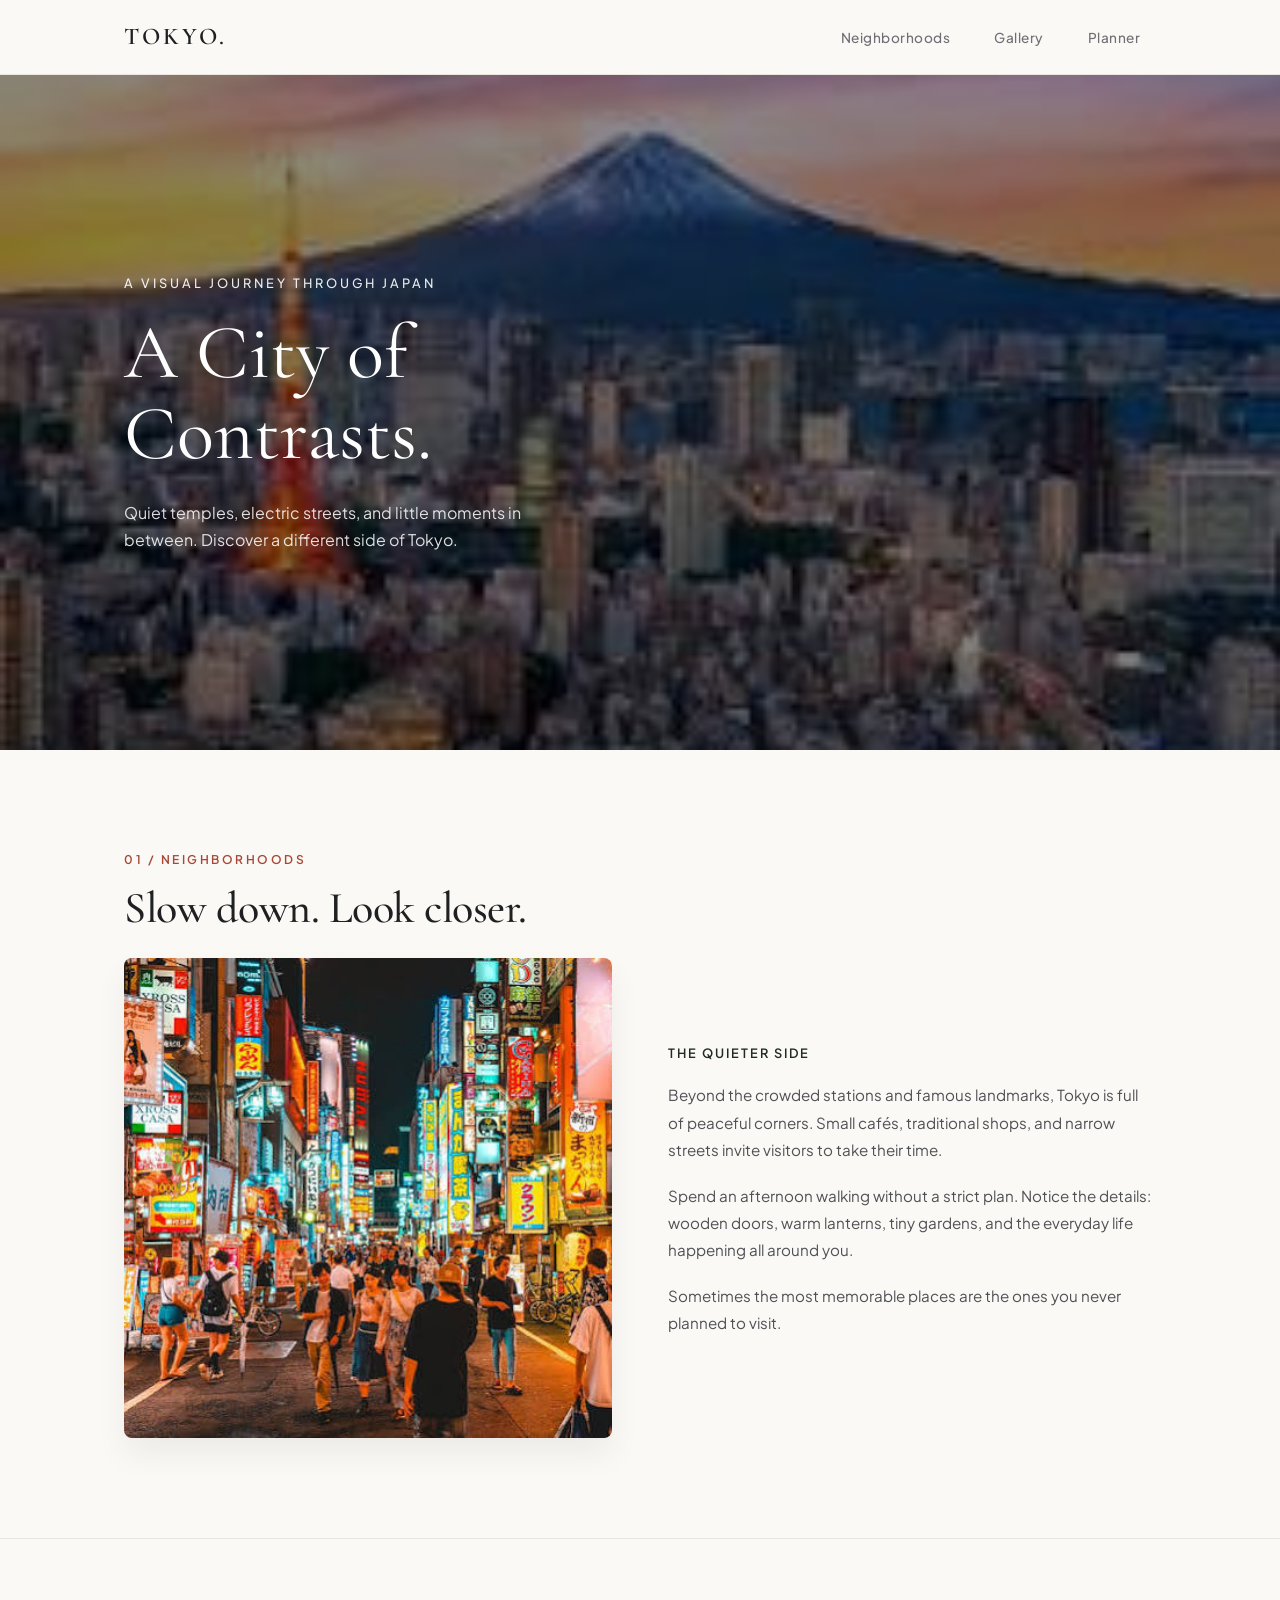
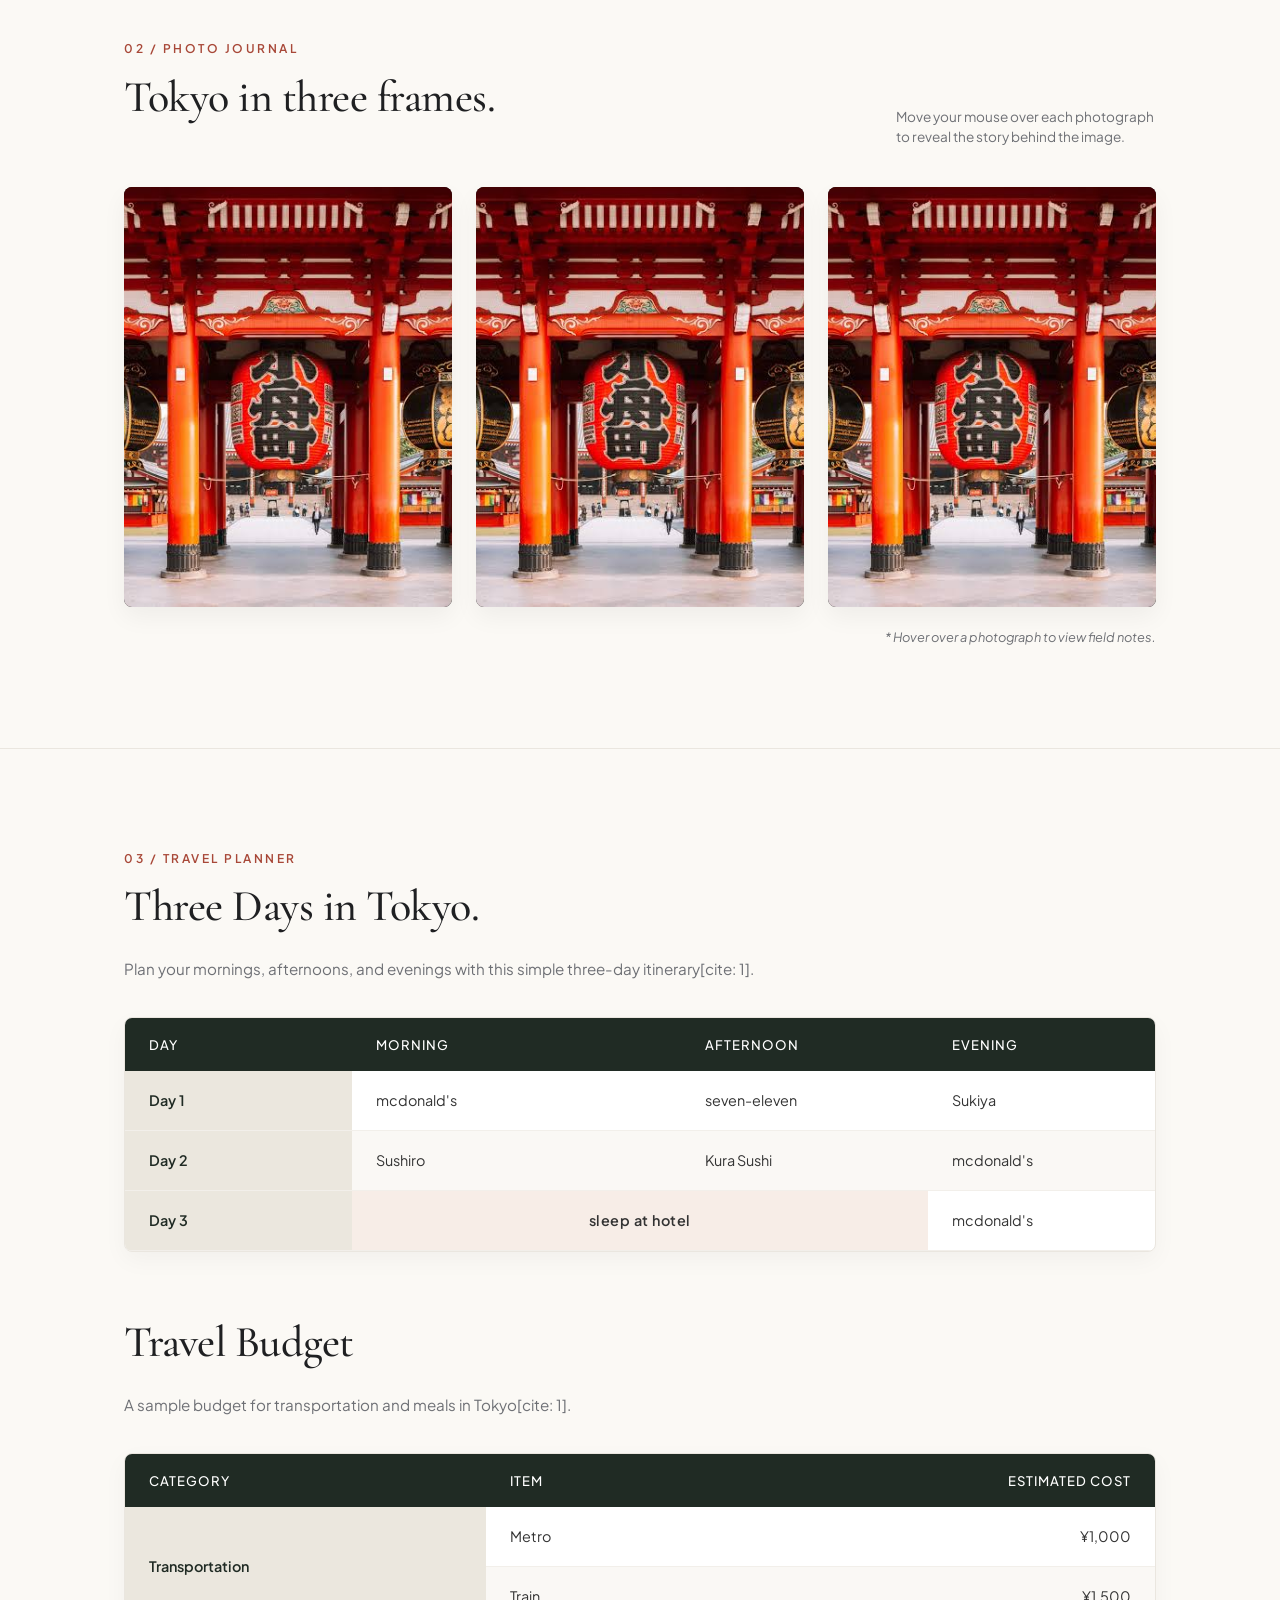
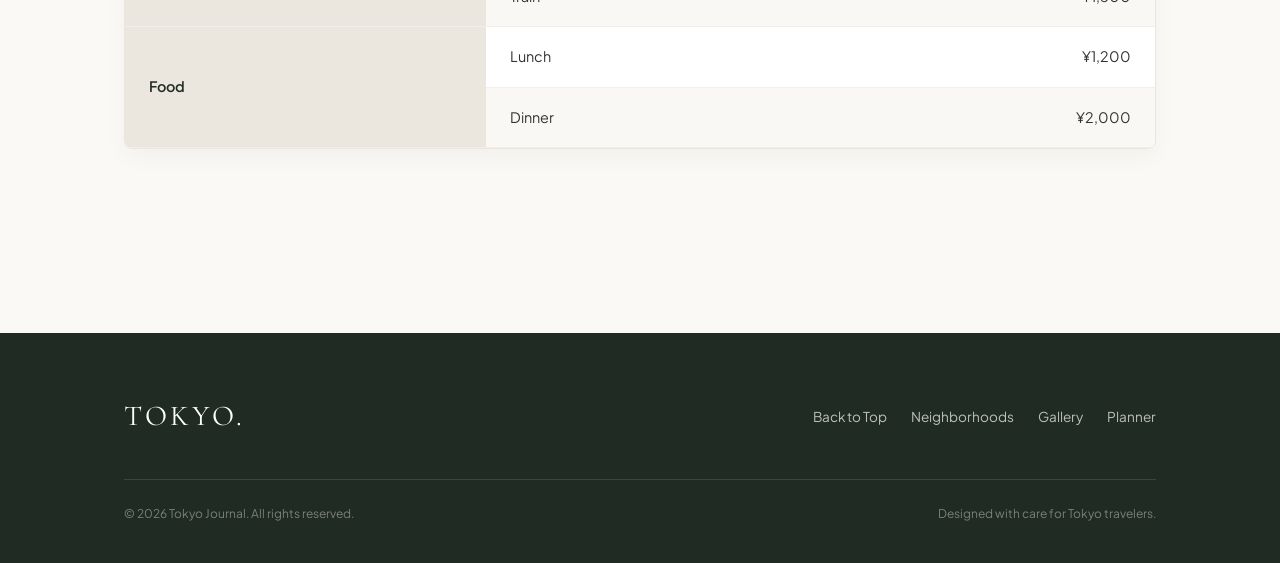
<file: index.html>
<!DOCTYPE html>
<html lang="zh-Hant">
<head>
    <meta charset="UTF-8">
    <meta name="viewport" content="width=device-width, initial-scale=1.0">
    <title>TOKYO — A Visual Journey Through Japan</title>
    
    <!-- 引入高質感雜誌風格英文字體 -->
    <link rel="preconnect" href="https://fonts.googleapis.com">
    <link rel="preconnect" href="https://fonts.gstatic.com" crossorigin>
    <link href="https://fonts.googleapis.com/css2?family=Cormorant+Garamond:ital,wght@0,500;0,600;1,400&family=Plus+Jakarta+Sans:wght@400;500;600&display=swap" rel="stylesheet">
    <link rel="stylesheet" href="style.css">
</head>
<body id="top">

    <!-- 頂部導覽列 -->
    <header class="topbar">
        <div class="page">
            <a class="brand" href="#top">TOKYO.</a>
            <ul class="nav">
                <li><a href="#neighborhoods">Neighborhoods</a></li>
                <li><a href="#gallery">Gallery</a></li>
                <li><a href="#planner">Planner</a></li>
            </ul>
        </div>
    </header>

    <!-- 主視覺 Hero -->
    <section class="hero">
        <div class="page hero-content">
            <p class="subtitle">A Visual Journey Through Japan</p>
            <h1 class="title">A City of<br>Contrasts.</h1>
            <p class="desc">
                Quiet temples, electric streets, and little moments in between. Discover a different side of Tokyo.
            </p>
        </div>
    </section>

    <!-- 區塊一：街區圖文 -->
    <section id="neighborhoods" class="section-neighborhoods">
        <div class="page">
            <p class="section-tag">01 / Neighborhoods</p>
            <h2 class="section-title">Slow down. Look closer.</h2>

            <div class="split-content">
                <div class="col-image">
                    <img src="img/tokyo1.jpg" alt="Tokyo quiet street">
                </div>
                <div class="col-text">
                    <h3 class="sub-heading">The Quieter Side</h3>
                    <p>Beyond the crowded stations and famous landmarks, Tokyo is full of peaceful corners. Small cafés, traditional shops, and narrow streets invite visitors to take their time.</p>
                    <p>Spend an afternoon walking without a strict plan. Notice the details: wooden doors, warm lanterns, tiny gardens, and the everyday life happening all around you.</p>
                    <p>Sometimes the most memorable places are the ones you never planned to visit.</p>
                </div>
            </div>
        </div>
    </section>

    <!-- 區塊二：照片畫廊 (支援 Hover 故事浮層) -->
    <section id="gallery" class="section-gallery">
        <div class="page">
            <div class="gallery-header">
                <div>
                    <p class="section-tag">02 / Photo Journal</p>
                    <h2 class="section-title">Tokyo in three frames.</h2>
                </div>
                <p class="gallery-tip">Move your mouse over each photograph to reveal the story behind the image.</p>
            </div>

            <div class="gallery-grid">
                <!-- 第一張卡片 -->
                <div class="gallery-item">
                    <img src="img/tokyo2.jpg" alt="Yanaka Alley">
                    <div class="gallery-overlay">
                        <h4>Yanaka Alley</h4>
                        <p>A glimpse into the preserved warmth of old downtown Tokyo.</p>
                    </div>
                </div>

                <!-- 第二張卡片 -->
                <div class="gallery-item">
                    <img src="img/tokyo2.jpg" alt="Rainy Shinjuku">
                    <div class="gallery-overlay">
                        <h4>Neon Reflections</h4>
                        <p>Rain-slicked alleyways mirroring bright signs in nighttime Shinjuku.</p>
                    </div>
                </div>

                <!-- 第三張卡片 -->
                <div class="gallery-item">
                    <img src="img/tokyo2.jpg" alt="Morning Coffee">
                    <div class="gallery-overlay">
                        <h4>Morning Ritual</h4>
                        <p>Quiet drip coffee poured in a compact neighborhood roastery.</p>
                    </div>
                </div>
            </div>
            
            <p class="caption-note">* Hover over a photograph to view field notes.</p>
        </div>
    </section>

    <!-- 區塊三：行程規劃與預算表格[cite: 1] -->
    <section id="planner" class="section-planner">
        <div class="page">
            <!-- 3天行程表[cite: 1] -->
            <p class="section-tag">03 / Travel Planner</p>
            <h2 class="section-title">Three Days in Tokyo.</h2>
            <p class="planner-desc">Plan your mornings, afternoons, and evenings with this simple three-day itinerary[cite: 1].</p>

            <div class="table-card">
                <table class="custom-table">
                    <thead>
                        <tr>
                            <th style="width: 22%;">Day</th>
                            <th style="width: 32%;">Morning</th>
                            <th style="width: 24%;">Afternoon</th>
                            <th style="width: 22%;">Evening</th>
                        </tr>
                    </thead>
                    <tbody>
                        <tr>
                            <td class="col-highlight">Day 1</td>
                            <td>mcdonald's</td>
                            <td>seven-eleven</td>
                            <td>Sukiya</td>
                        </tr>
                        <tr>
                            <td class="col-highlight">Day 2</td>
                            <td>Sushiro</td>
                            <td>Kura Sushi</td>
                            <td>mcdonald's</td>
                        </tr>
                        <tr>
                            <td class="col-highlight">Day 3</td>
                            <td colspan="2" class="disney-cell">sleep at hotel</td>
                            <td>mcdonald's</td>
                        </tr>
                    </tbody>
                </table>
            </div>

            <!-- 預算表[cite: 1] -->
            <h2 class="section-title">Travel Budget</h2>
            <p class="planner-desc">A sample budget for transportation and meals in Tokyo[cite: 1].</p>

            <div class="table-card">
                <table class="custom-table">
                    <thead>
                        <tr>
                            <th style="width: 35%;">Category</th>
                            <th style="width: 40%;">Item</th>
                            <th class="text-right" style="width: 25%;">Estimated Cost</th>
                        </tr>
                    </thead>
                    <tbody>
                        <tr>
                            <td rowspan="2" class="col-highlight" style="vertical-align: middle;">Transportation</td>
                            <td>Metro</td>
                            <td class="text-right">¥1,000</td>
                        </tr>
                        <tr>
                            <td>Train</td>
                            <td class="text-right">¥1,500</td>
                        </tr>
                        <tr>
                            <td rowspan="2" class="col-highlight" style="vertical-align: middle;">Food</td>
                            <td>Lunch</td>
                            <td class="text-right">¥1,200</td>
                        </tr>
                        <tr>
                            <td>Dinner</td>
                            <td class="text-right">¥2,000</td>
                        </tr>
                    </tbody>
                </table>
            </div>
        </div>
    </section>

    <!-- 頁尾 -->
    <footer class="footer">
        <div class="page">
            <div class="footer-content">
                <div class="footer-brand">TOKYO.</div>
                <ul class="footer-links">
                    <li><a href="#top">Back to Top</a></li>
                    <li><a href="#neighborhoods">Neighborhoods</a></li>
                    <li><a href="#gallery">Gallery</a></li>
                    <li><a href="#planner">Planner</a></li>
                </ul>
            </div>
            <div class="footer-bottom">
                <p>&copy; 2026 Tokyo Journal. All rights reserved.</p>
                <p>Designed with care for Tokyo travelers.</p>
            </div>
        </div>
    </footer>

</body>
</html>
</file>
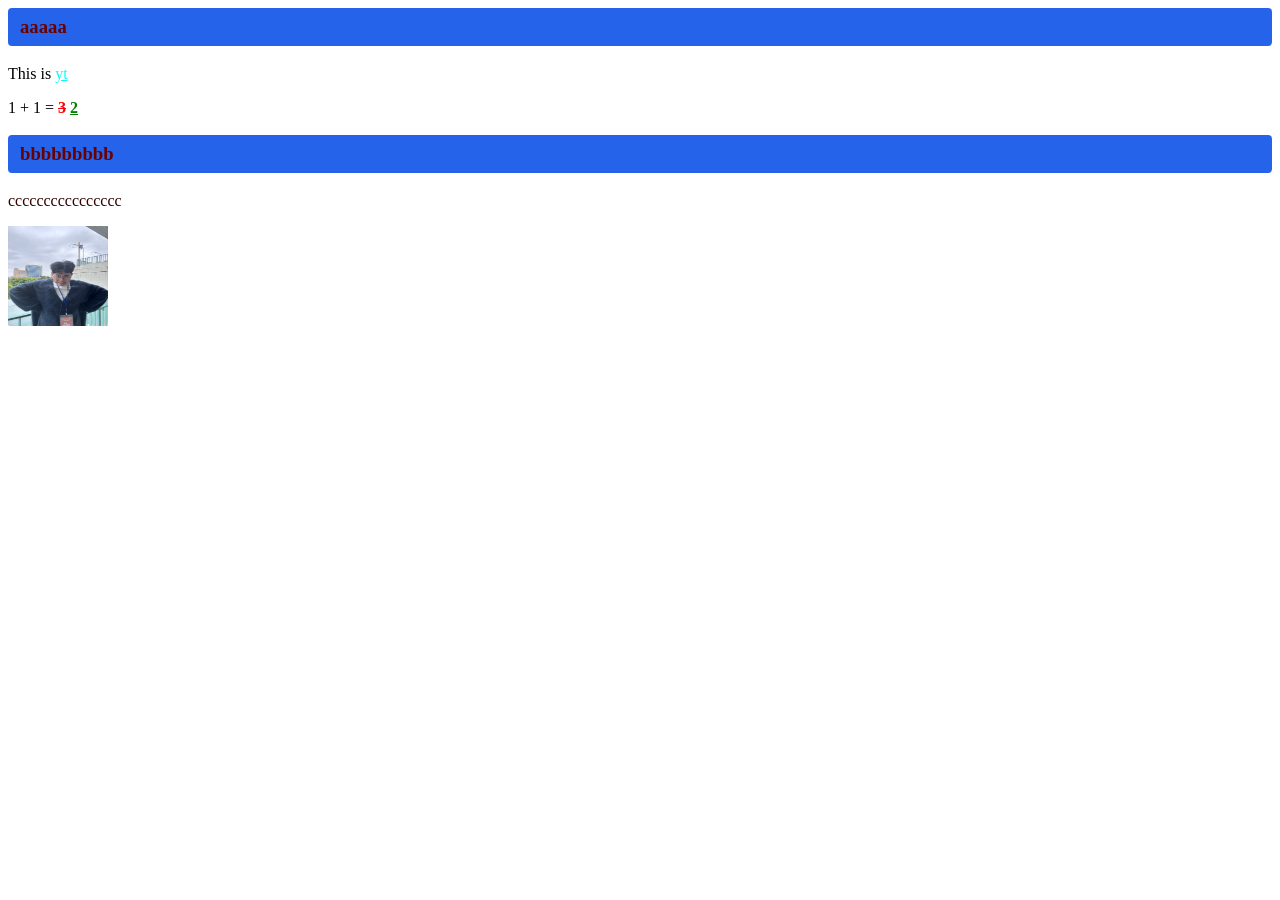
<file: 0921.html>
<html>
    <head>
        <style>
            a:link{
                color: aqua;
            }
            a:visited{
                color: chocolate;
            }
            a:hover{
                color: red;
            }
            a:active{
                color: yellow;
            }
        </style>
        <title>practice921</title>
    </head>
    <body>
        <h3 style="background-color: #2563eb; color: #690101; padding: 8px 12px; border-radius: 4px;">aaaaa</h3>
        <p>This is <a href="https://www.youtube.com/">yt</a></p>
        <p>1 + 1 = <del style="color: red;"><b>3</b></del> <ins style="color: green;"><b>2</b></del></p>
        <h3 style="background-color: #2563eb; color: #690101; padding: 8px 12px; border-radius: 4px;">bbbbbbbbb</h3>
        <p style="color: #320202;">cccccccccccccccc</p>
        <a href="https://www.youtube.com/"><img border="0" src = "ji.jpg" width="100" height="100"></a>
        
    </body>
</html>
</file>
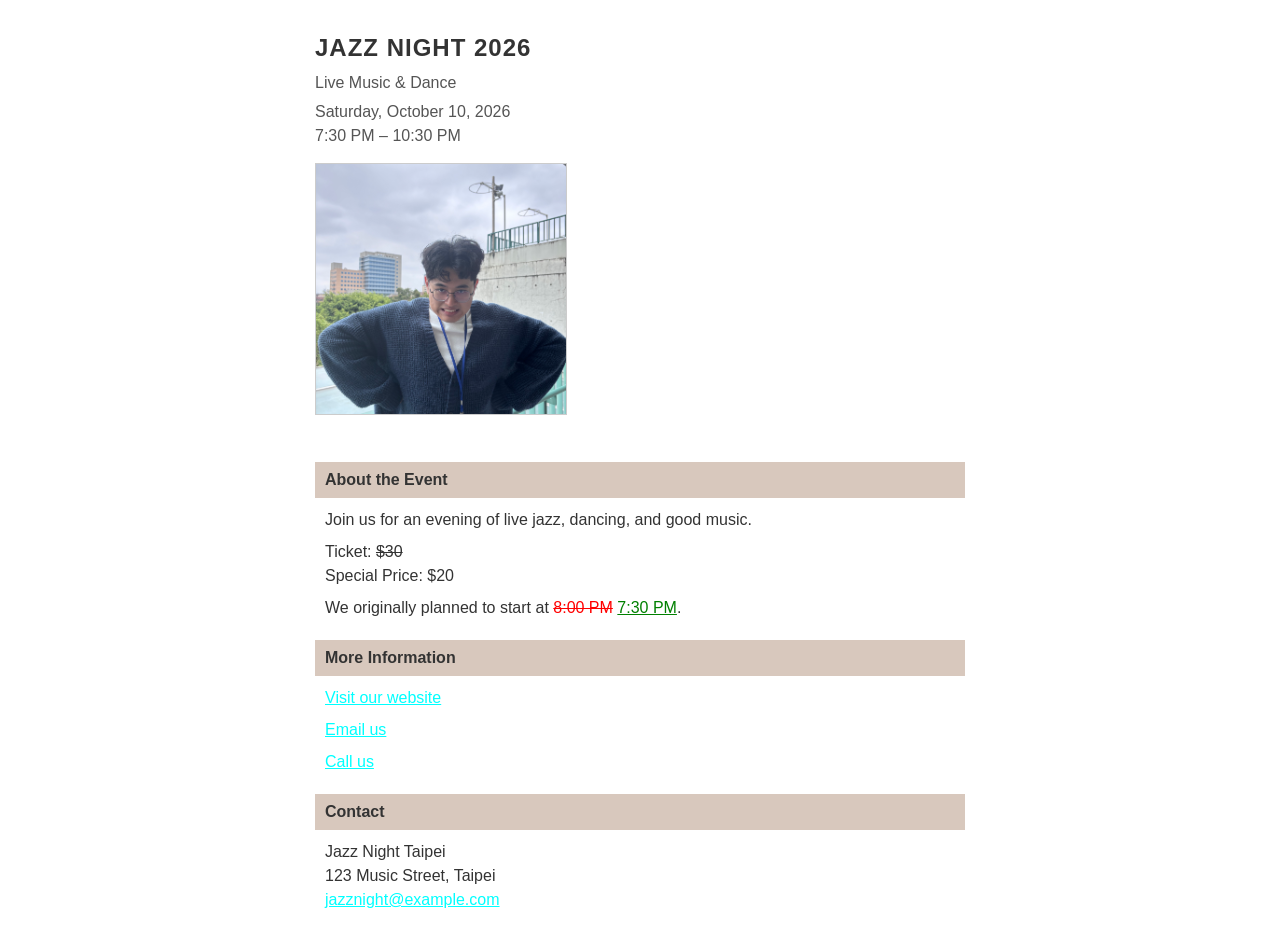
<file: 0921_2.html>
<!DOCTYPE html>
<html lang="en">
<head>
  <meta charset="UTF-8">
  <title>JAZZ NIGHT 2026</title>
  <style>
    a:link{
                color: aqua;
            }
            a:visited{
                color: chocolate;
            }
            a:hover{
                color: red;
            }
            a:active{
                color: yellow;
            }
    body {
      font-family: Arial, sans-serif;
      margin: 30px auto;
      max-width: 650px;
      line-height: 1.5;
      color: #333;
    }
    h1 {
      margin-bottom: 5px;
      font-size: 24px;
      letter-spacing: 1px;
    }
    .subtitle {
      color: #555;
      margin-top: 0;
      margin-bottom: 5px;
    }
    .date-time {
      color: #555;
      margin-top: 0;
      margin-bottom: 15px;
    }
    /* 點擊圖片的樣式 */
    .poster-link {
      display: inline-block;
      margin-bottom: 20px;
    }
    .poster-img {
      width: 250px;
      height: 250px;
      object-fit: cover;
      display: block;
      border: 1px solid #ccc; /* 方便看清楚留空區域 */
    }
    /* 區塊標題（淡咖啡/奶茶色背景條） */
    .section-header {
      background-color: #d8c8bd;
      padding: 6px 10px;
      font-weight: bold;
      font-size: 16px;
      margin-top: 20px;
      margin-bottom: 10px;
    }
    .content {
      padding: 0 10px;
    }
    .content p {
      margin: 8px 0;
    }
    .content ul {
      margin: 8px 0;
      padding-left: 20px;
    }
    a {
      color: #1a0dab;
    }
  </style>
</head>
<body>

  <!-- 標題與活動時間 -->
  <h1>JAZZ NIGHT 2026</h1>
  <p class="subtitle">Live Music & Dance</p>
  <p class="date-time">
    Saturday, October 10, 2026<br>
    7:30 PM – 10:30 PM
  </p>

  <!-- 可點擊的圖片區域 -->
  <a href="https://www.youtube.com/" target="_blank" class="poster-link">
    <!-- 請將 src 替換為您的圖片路徑 -->
    <img src="ji.jpg" alt="Jazz Night Poster" class="poster-img">
  </a>

  <!-- About the Event 區塊 -->
  <div class="section-header">About the Event</div>
  <div class="content">
    <p>Join us for an evening of live jazz, dancing, and good music.</p>
    <p>
      Ticket: <s>$30</s><br>
      Special Price: $20
    </p>
    <p>We originally planned to start at <s style="color: red;">8:00 PM</s> <u style="color: green">7:30 PM</u>.</p>
  </div>

  <!-- More Information 區塊 -->
  <div class="section-header">More Information</div>
  <div class="content">
    <p><a href="#">Visit our website</a></p>
    <p><a href="mailto:jazznight@example.com">Email us</a></p>
    <p><a href="tel:">Call us</a></p>
  </div>

  <!-- Contact 區塊 -->
  <div class="section-header">Contact</div>
  <div class="content">
    <p>
      Jazz Night Taipei<br>
      123 Music Street, Taipei<br>
      <a href="mailto:jazznight@example.com">jazznight@example.com</a>
    </p>
  </div>

</body>
</html>
</file>
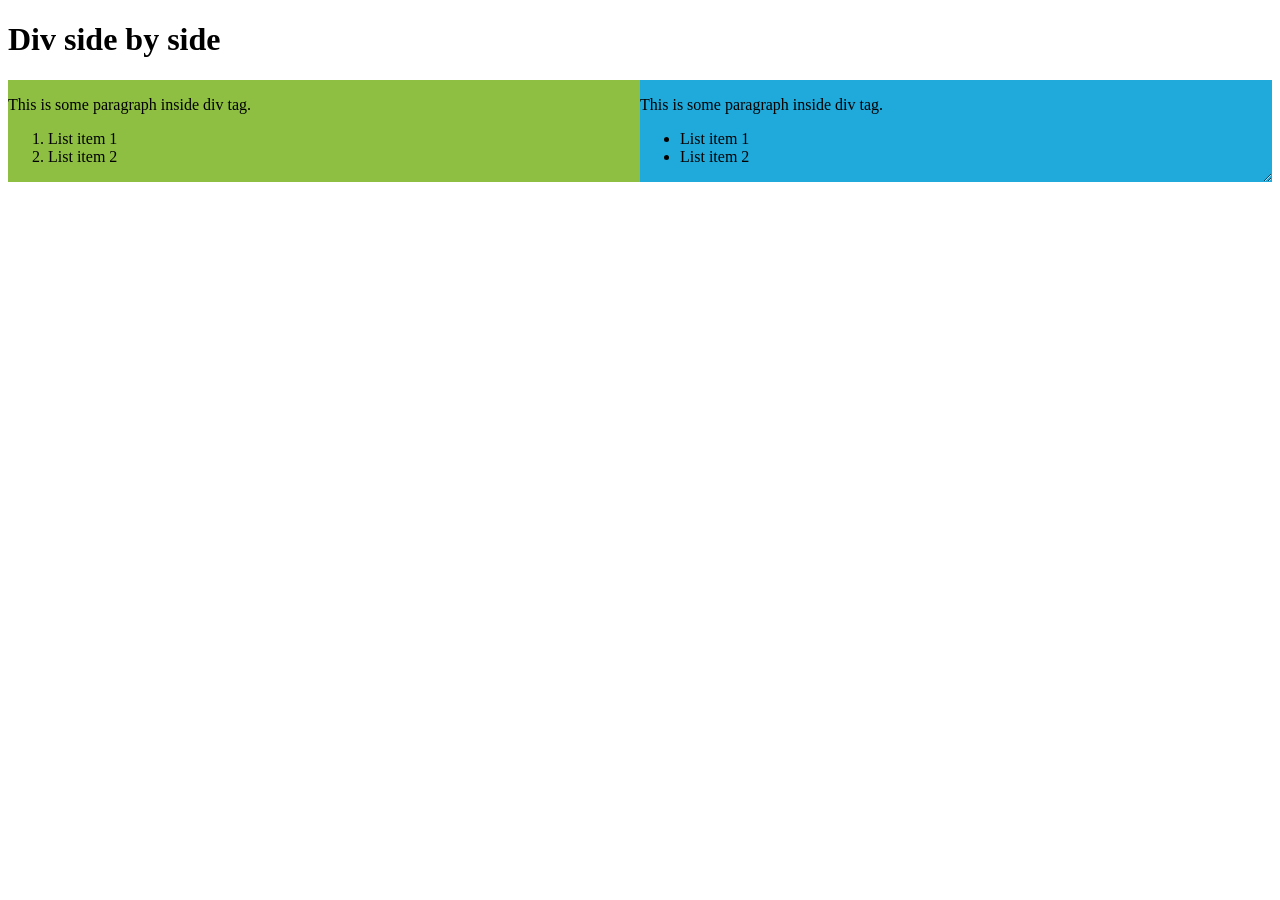
<file: 0923.html>
<!DOCTYPE html>
<html>
<head>
    <style>
    div.content {
        background-color: lightblue;
        border: 3px;
        resize: both;
        overflow: auto;
    }

    div.blue {
        float: right;
        background-color: #1faadb;
        width: 50%;
    }

    div.green {
        float: left;
        background-color: #8ebf42;
        width: 50%;
    }
    </style>
</head>
<body>

    <h1>Div side by side</h1>

    <div class="content">
        <div class="blue">
            <p>This is some paragraph inside div tag.</p>
            <ul>
                <li>List item 1</li>
                <li>List item 2</li>
            </ul>
        </div>
        <div class="green">
            <p>This is some paragraph inside div tag.</p>
            <ol>
                <li>List item 1</li>
                <li>List item 2</li>
            </ol>
        </div>
    </div>

</body>
</html>
</file>
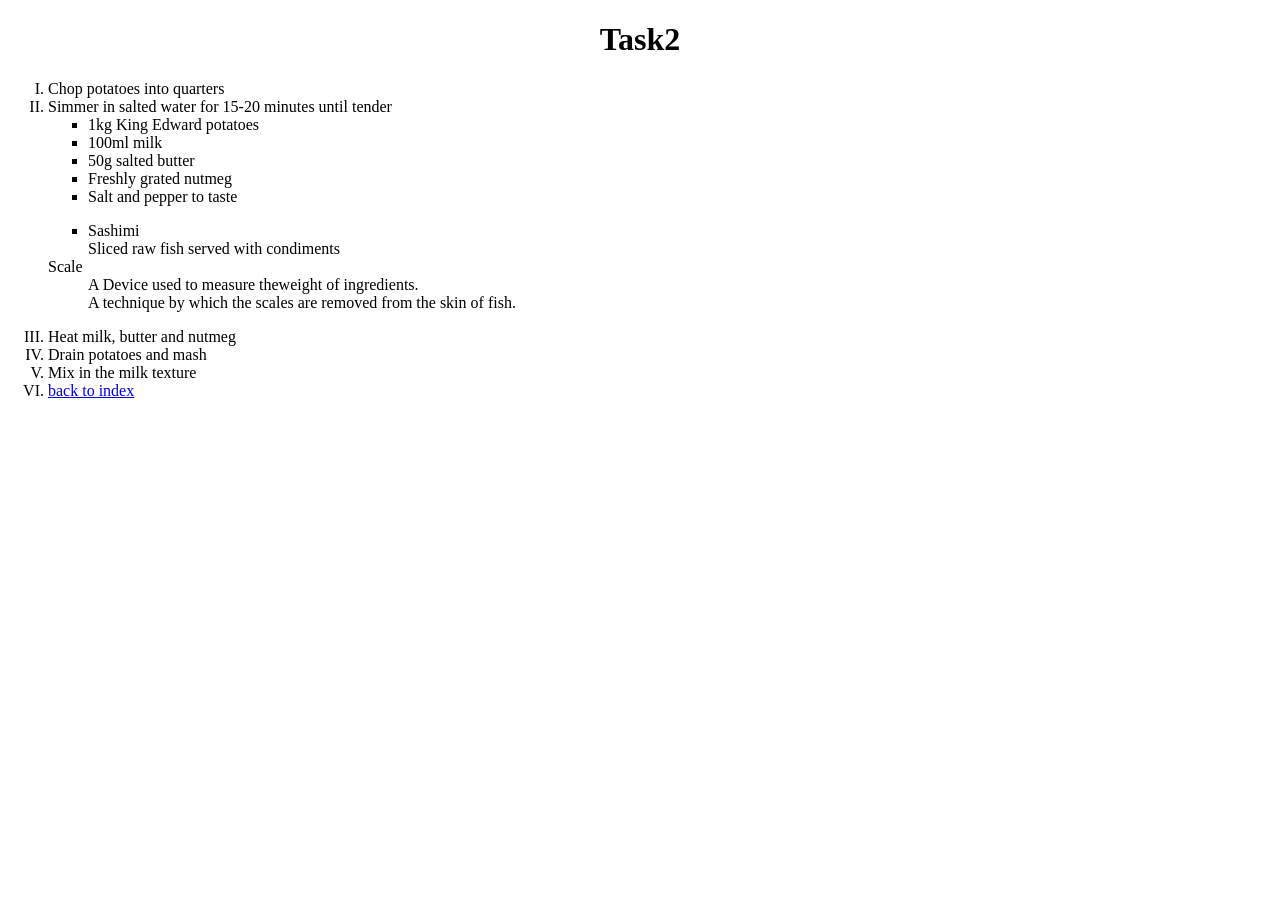
<file: 0930.html>
<!DOCTYPE html>
<html>
<head>
  <title>Task 2</title>
</head>
<body>

  <center><h1>Task2</h1></center>

  <ol type="I">
    <li>Chop potatoes into quarters</li>
    <li>Simmer in salted water for 15-20 minutes until tender
      <!-- 方形符號清單 (type="square") -->
      <ul type="square">
        <li>1kg King Edward potatoes</li>
        <li>100ml milk</li>
        <li>50g salted butter</li>
        <li>Freshly grated nutmeg</li>
        <li>Salt and pepper to taste</li>
      </ul>

      <!-- 定義清單（dl/dt/dd 預設就會自動縮排） -->
      <dl>
        <ul type="square" style="margin-bottom: 0;">
          <li>Sashimi</li>
        </ul>
        <dd>Sliced raw fish served with condiments</dd>
        
        <dt>Scale</dt>
        <dd>A Device used to measure theweight of ingredients.</dd>
        <dd>A technique by which the scales are removed from the skin of fish.</dd>
      </dl>

    </li>
    <li>Heat milk, butter and nutmeg</li>
    <li>Drain potatoes and mash</li>
    <li>Mix in the milk texture</li>
    <li><a href="0930_2.html"> back to index</a></li>
  </ol>

</body>
</html>
</file>
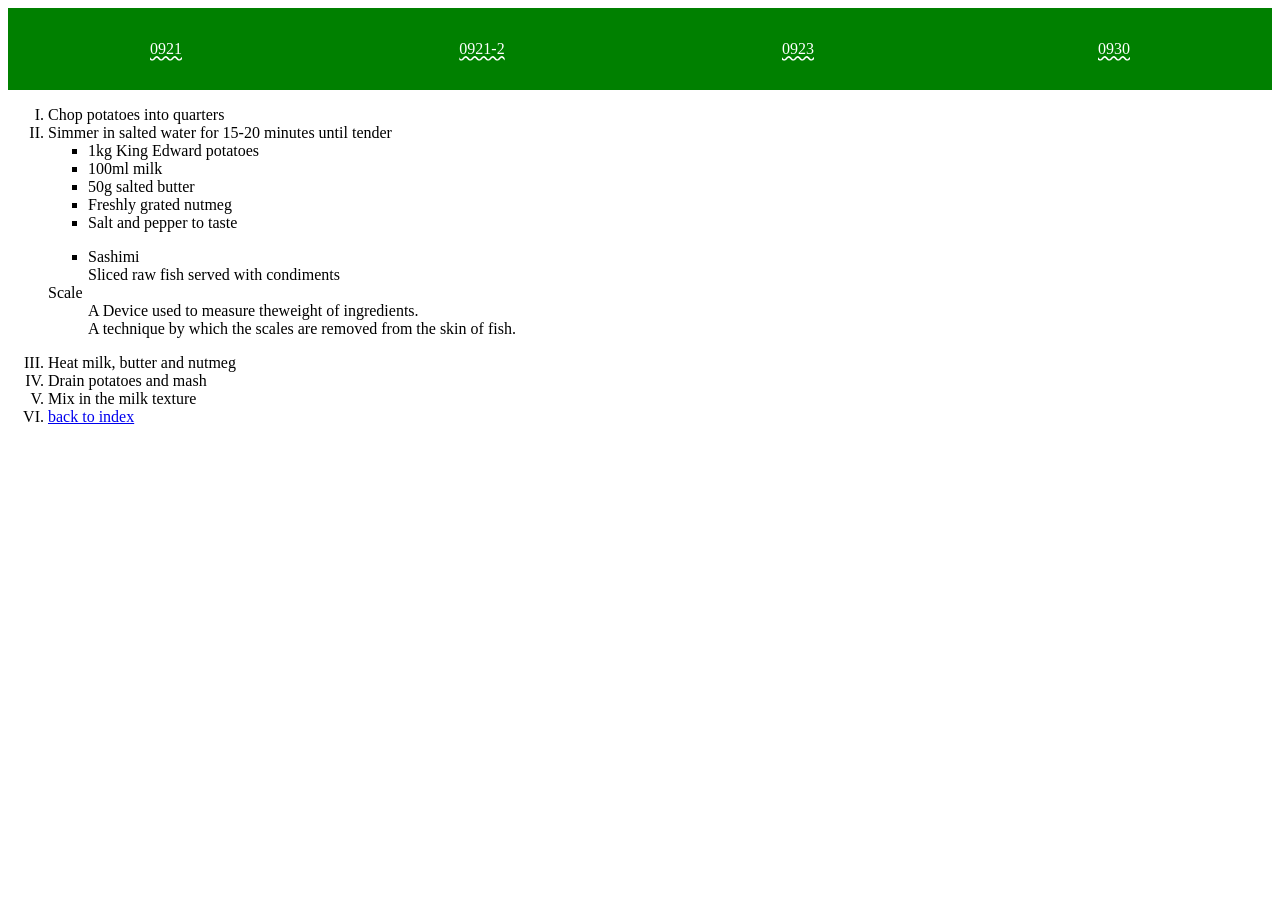
<file: 0930_2.html>
<!DOCTYPE html>
<head>
	<title>Document</title>
    <style>
        ul.hor {
            list-style-type: none;
            margin: 0;
            padding: 0;
            display: flex;
            background-color: green;
        }
        ul.hor li{
            flex: 1;
        }
        ul.hor li a{
            display: block;
            color: white;
            text-align: center;
            padding: 32px;
            text-decoration:wavy underline;
        }
        ul.hor li a:hover{
            background-color: aquamarine;
        }
        ul.hor li a:active{
            background-color: red;
        }
    </style>
</head>
<body>
    <ul class="hor">
        <li><a href="0921.html"> 0921 </a></li>
        <li><a href="0921_2.html"> 0921-2 </a></li>
        <li><a href="news/0923.html"> 0923 </a></li>
        <li><a href="0930.html"> 0930 </a></li>
    </ul>
    <ol type="I">
    <li>Chop potatoes into quarters</li>
    <li>Simmer in salted water for 15-20 minutes until tender
      <!-- 方形符號清單 (type="square") -->
      <ul type="square">
        <li>1kg King Edward potatoes</li>
        <li>100ml milk</li>
        <li>50g salted butter</li>
        <li>Freshly grated nutmeg</li>
        <li>Salt and pepper to taste</li>
      </ul>

      <!-- 定義清單（dl/dt/dd 預設就會自動縮排） -->
      <dl>
        <ul type="square" style="margin-bottom: 0;">
          <li>Sashimi</li>
        </ul>
        <dd>Sliced raw fish served with condiments</dd>
        
        <dt>Scale</dt>
        <dd>A Device used to measure theweight of ingredients.</dd>
        <dd>A technique by which the scales are removed from the skin of fish.</dd>
      </dl>

    </li>
    <li>Heat milk, butter and nutmeg</li>
    <li>Drain potatoes and mash</li>
    <li>Mix in the milk texture</li>
    <li><a href="0930_2.html"> back to index</a></li>
  </ol>
</body>
</html>
</file>
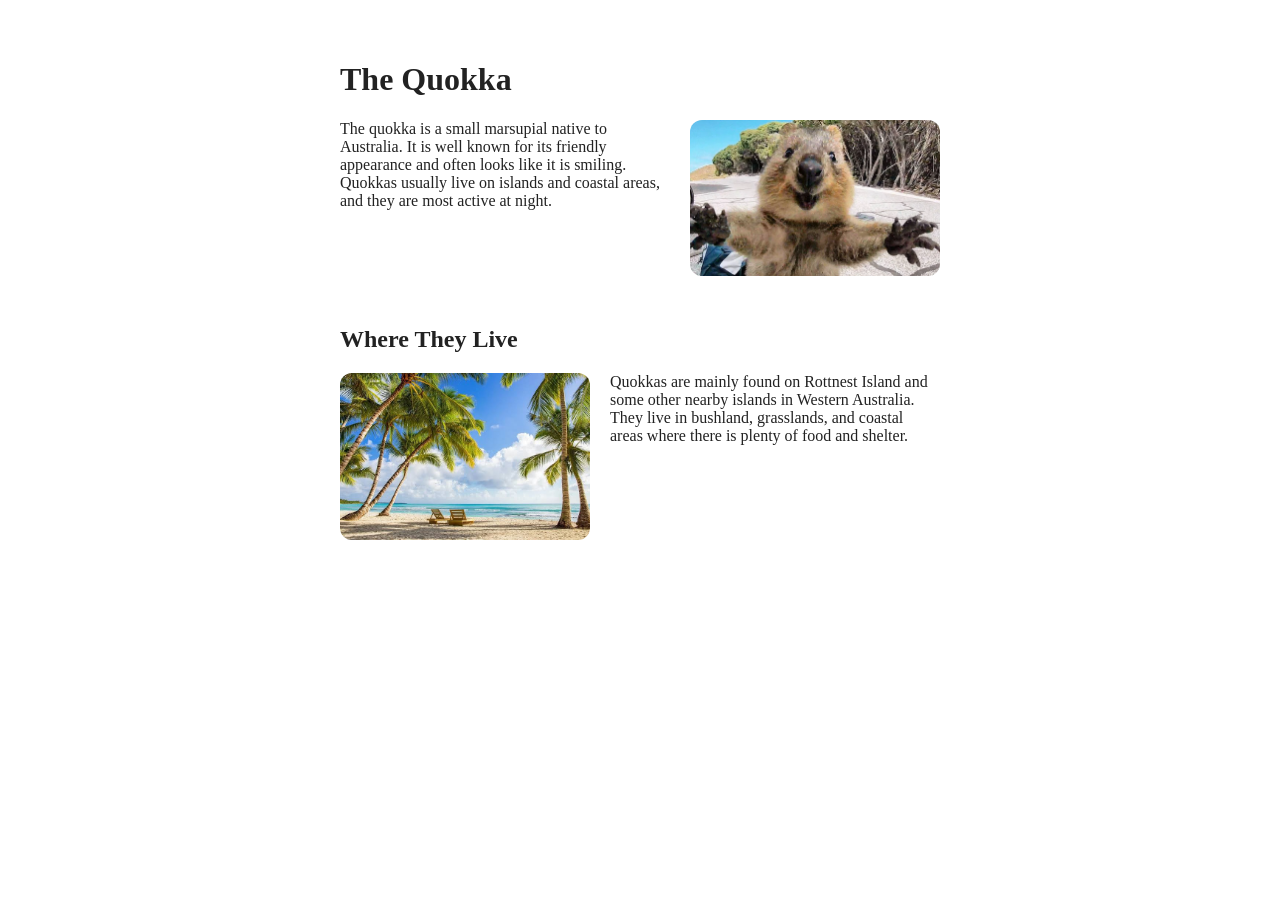
<file: 1012.html>
<!DOCTYPE html>
<html lang="en">
<head>
    <title>The Quokka</title>
    <style>
        body {
            max-width: 600px;
            margin: 40px auto;
            padding: 0 20px;
            color: #222;
        }

        /* 每個區塊清除浮動，避免第一張圖影響到下面的區塊 */
        .section {
            overflow: auto; /* 或是使用 clear: both; */
            margin-bottom: 20px;
        }

        /* 圖片共用樣式：寬度 250px 與圓角 */
        img {
            width: 250px;
            border-radius: 12px; /* Requirement 6: 圓角效果 */
        }

        /* 第一張圖：靠右浮動，並在左邊與下方加上間距 */
        .img-right {
            float: right; /* Requirement 3 & Hint: 靠右對齊 */
            margin-left: 20px; /* Requirement 5: 與左側文字保持距離 */
            margin-bottom: 10px;
        }

        /* 第二張圖：靠左浮動，並在右邊與下方加上間距 */
        .img-left {
            float: left; /* Requirement 4 & Hint: 靠左對齊 */
            margin-right: 20px; /* Requirement 5: 與右側文字保持距離 */
            margin-bottom: 10px;
        }

        p {
            margin-top: 0;
        }
    </style>
</head>
<body>

    <!-- 第一區塊 -->
    <div class="section">
        <!-- Requirement 1: h1 標題 -->
        <h1>The Quokka</h1>
        
        <!-- Requirement 3: 短尾矮袋鼠圖片靠右 (請將 quokka.jpg 替換為你的圖片路徑) -->
        <img src="img/quokka.jpg" alt="The Quokka" class="img-right">
        
        <!-- Requirement 2: 第一段文字 -->
        <p>
            The quokka is a small marsupial native to Australia. It is well known for its friendly appearance and often looks like it is smiling. Quokkas usually live on islands and coastal areas, and they are most active at night.
        </p>
    </div>

    <!-- 第二區塊 -->
    <div class="section">
        <!-- Requirement 1: h2 標題 -->
        <h2>Where They Live</h2>
        
        <!-- Requirement 4: 海灘圖片靠左 (請將 beach.jpg 替換為你的圖片路徑) -->
        <img src="img/beach.jpg" alt="Rottnest Island Beach" class="img-left">
        
        <!-- Requirement 2: 第二段文字 -->
        <p>
            Quokkas are mainly found on Rottnest Island and some other nearby islands in Western Australia. They live in bushland, grasslands, and coastal areas where there is plenty of food and shelter.
        </p>
    </div>

</body>
</html>
</file>
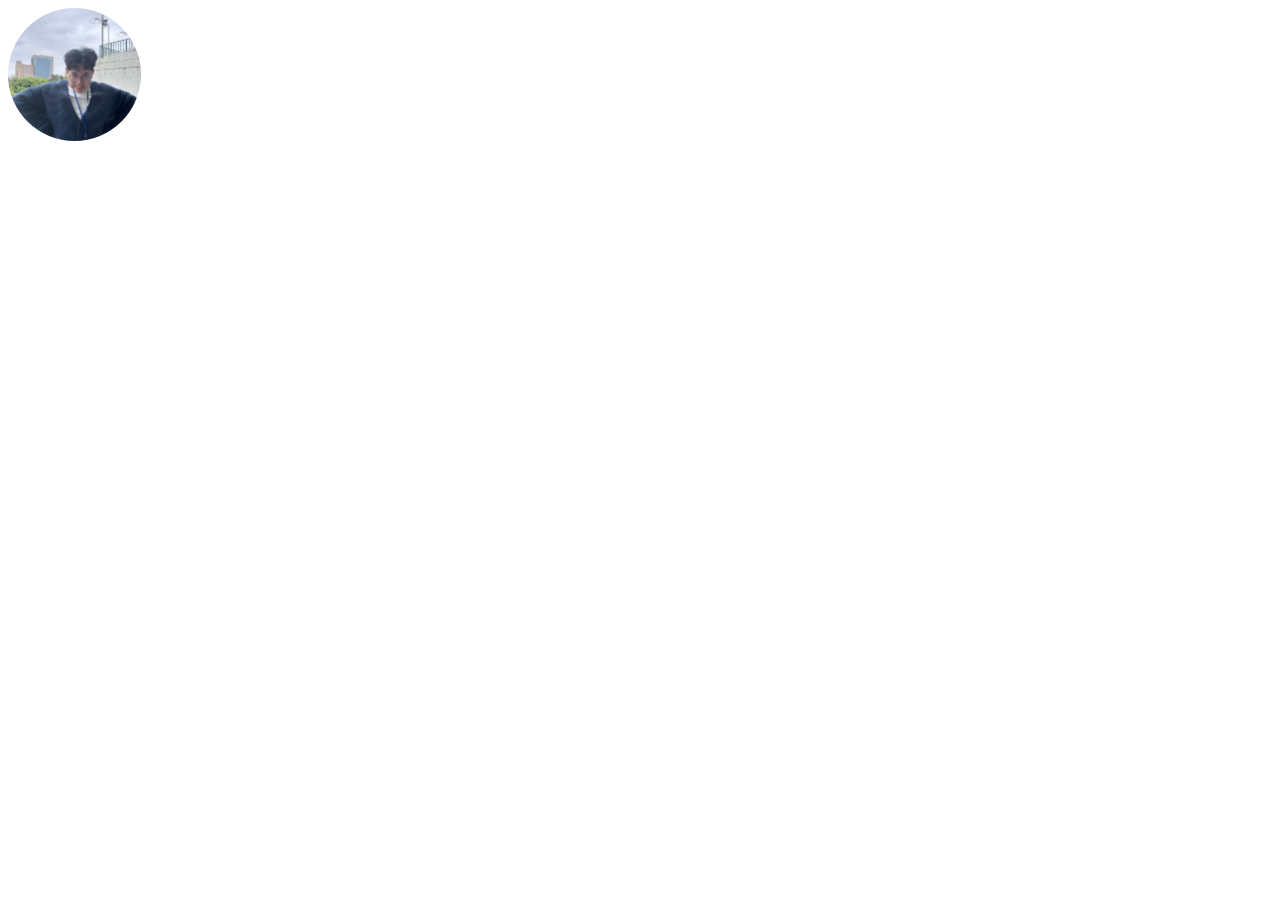
<file: 1014.html>
<html>
<head>
    <style>
        .avatar-container {
            position: relative;
            width: 100pt;
            height: 100pt;
            border-radius: 50%;
            overflow: hidden; /* 確保圖片與遮罩都不會超出圓形範圍 */
            cursor: pointer;
        }

        /* 2. 圖片設定：填滿容器 */
        .rounded_bolder {
            width: 100%;
            height: 100%;
            object-fit: cover; /* 防止圖片變形 */
            display: block;
        }

        .overlay {
            position: absolute;
            top: 0;
            left: 0;
            width: 100%;
            height: 100%;
            background-color: #3498db; /* 單一色塊顏色（可自行更改色碼） */
            color: #ffffff;            /* 文字顏色 */
            display: flex;
            justify-content: center;   /* 文字水平置中 */
            align-items: center;       /* 文字垂直置中 */
            opacity: 0;                /* 預設完全透明 */
            transition: opacity 0.3s ease; /* 加入 0.3 秒漸變動畫，效果更滑順 */
            font-family: sans-serif;
            font-size: 14pt;
        }
        .avatar-container:hover .overlay {
            opacity: 1; /* 變成完全不透明，蓋住原圖 */
        }
    </style>

    <title>rounded bolder</title>
</head>
<body>
    <div class="avatar-container">
        <img src="img/ji.jpg" alt="Avatar" class="rounded_bolder">
        <div class="overlay">hello world</div>
    </div>
</body>
</html>
</file>
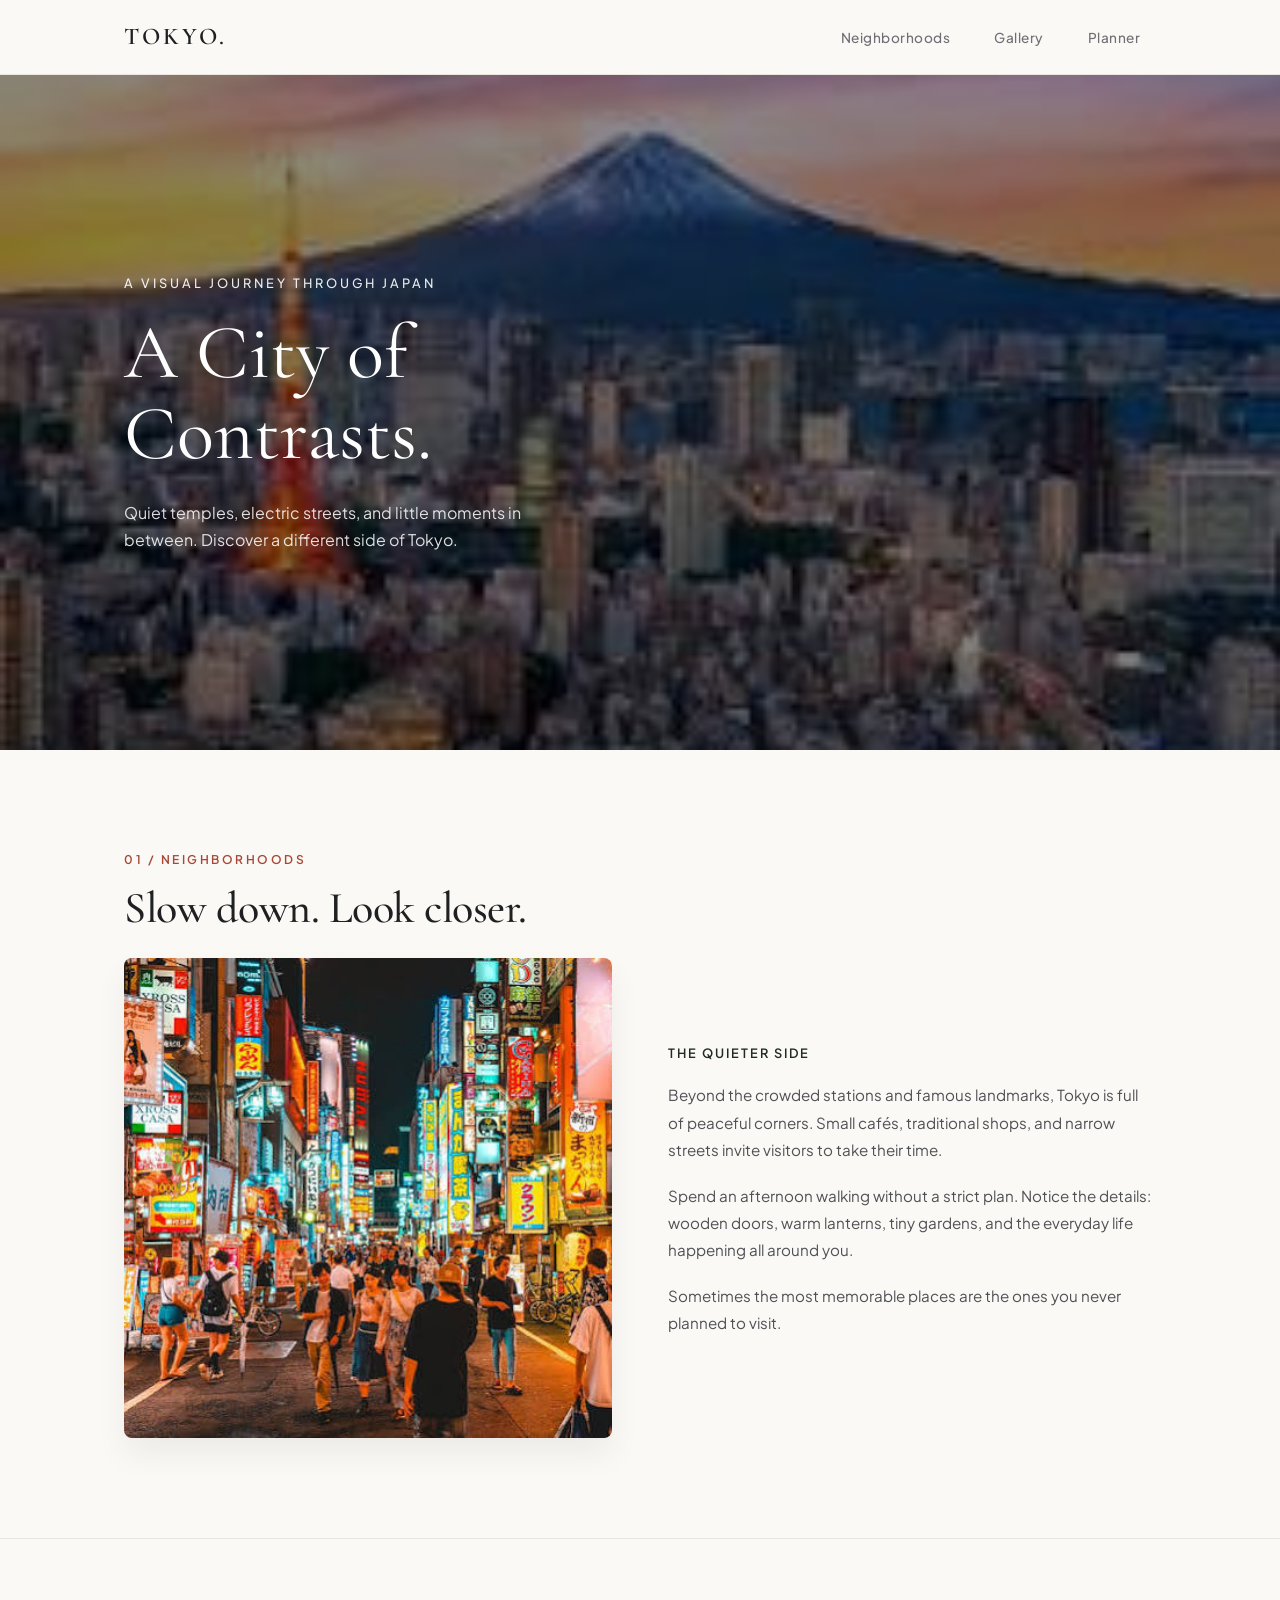
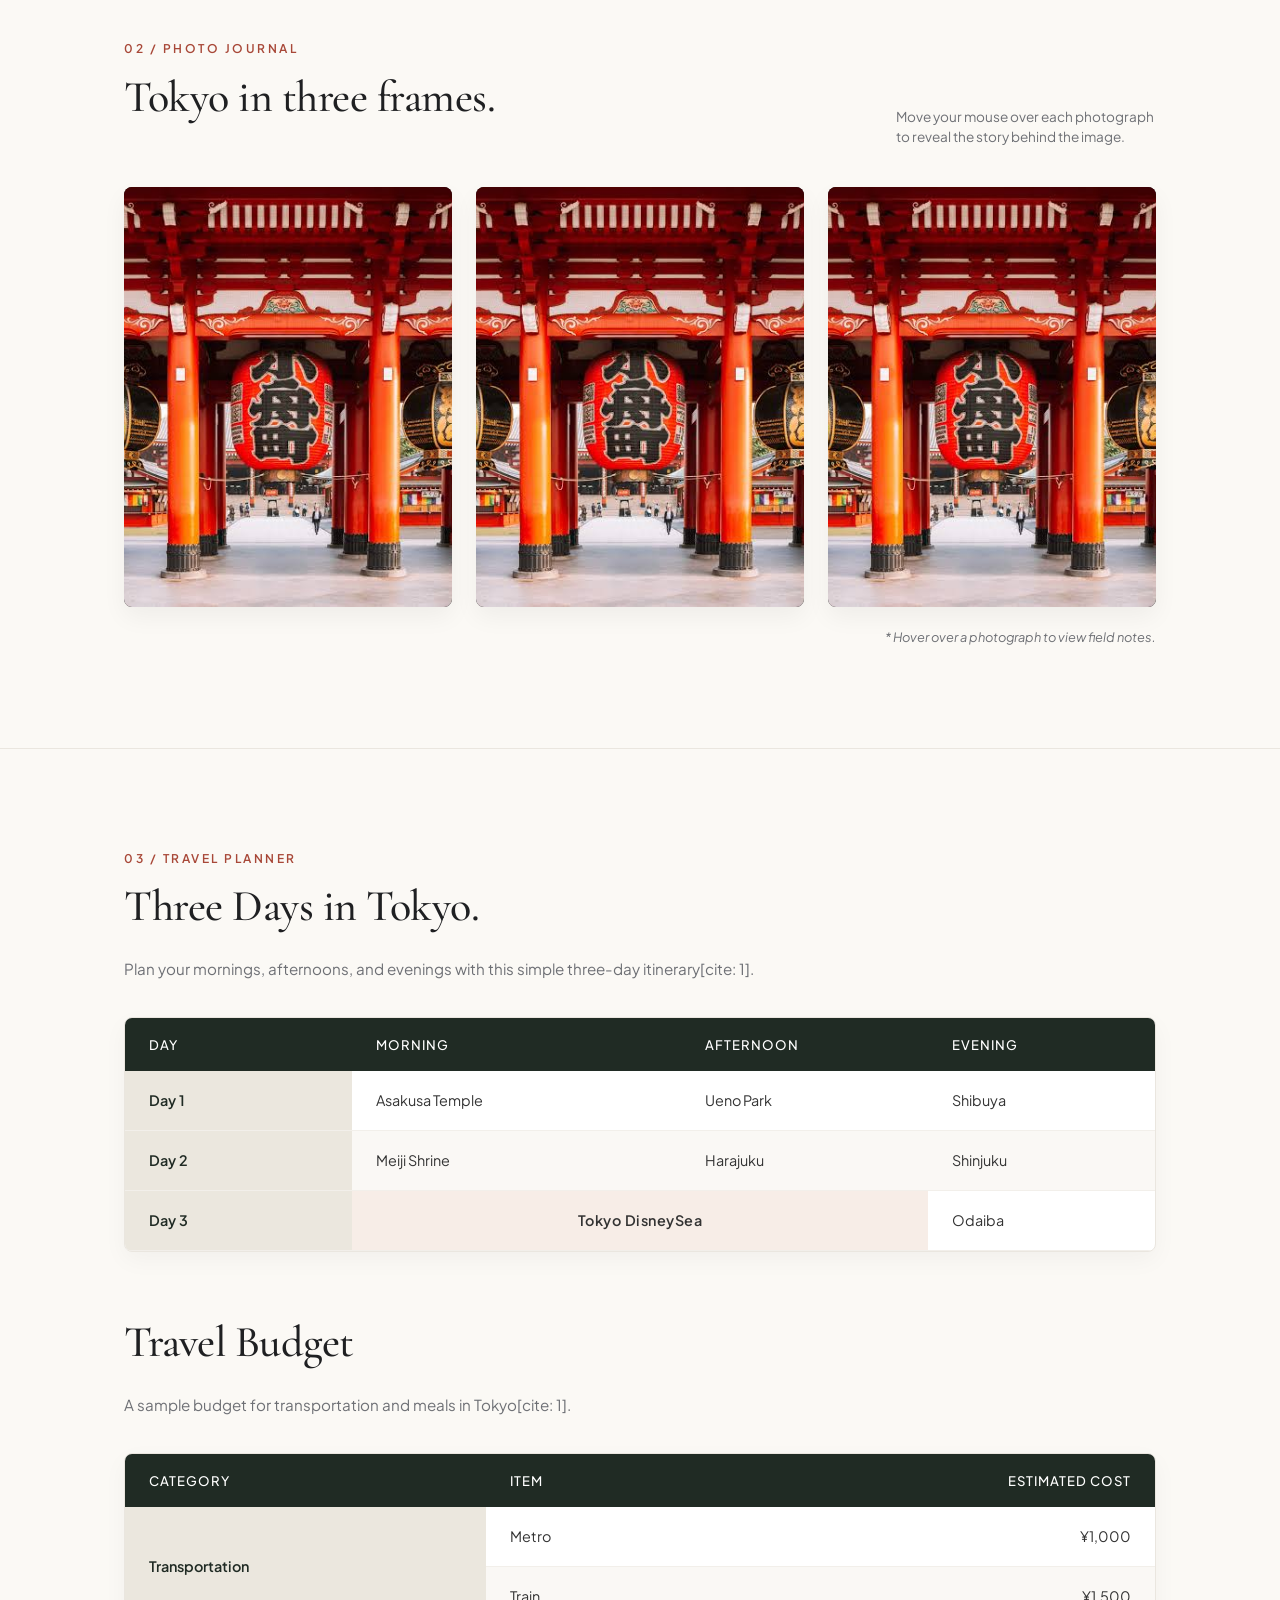
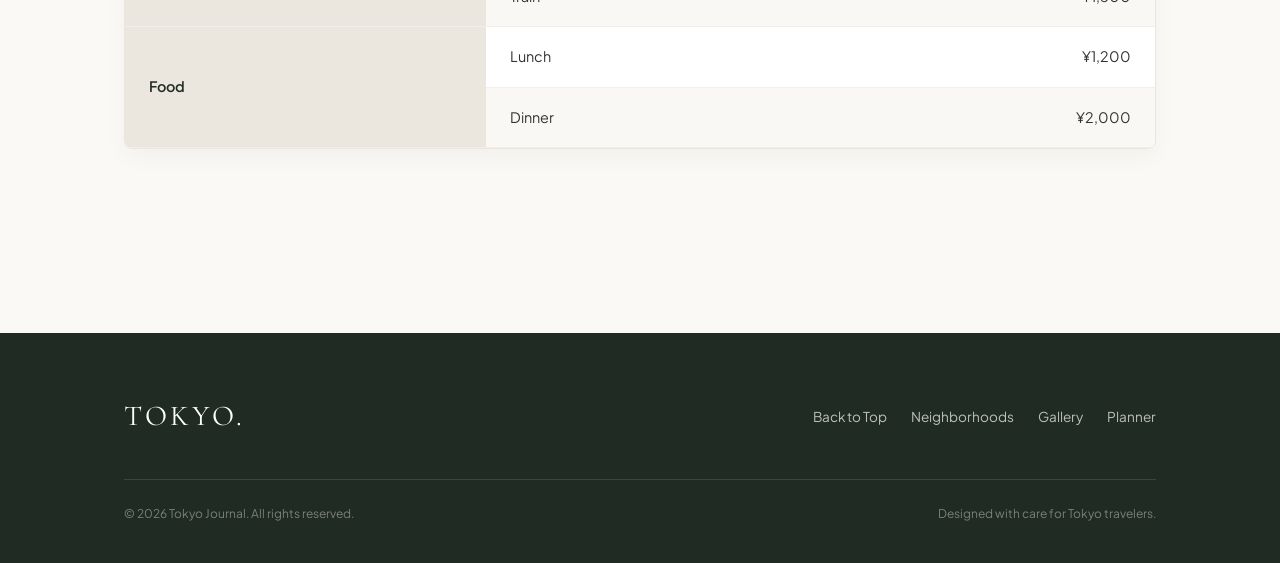
<file: 1014_2.html>
<!DOCTYPE html>
<html lang="zh-Hant">
<head>
    <meta charset="UTF-8">
    <meta name="viewport" content="width=device-width, initial-scale=1.0">
    <title>TOKYO — A Visual Journey Through Japan</title>
    
    <!-- 引入高質感雜誌風格英文字體 -->
    <link rel="preconnect" href="https://fonts.googleapis.com">
    <link rel="preconnect" href="https://fonts.gstatic.com" crossorigin>
    <link href="https://fonts.googleapis.com/css2?family=Cormorant+Garamond:ital,wght@0,500;0,600;1,400&family=Plus+Jakarta+Sans:wght@400;500;600&display=swap" rel="stylesheet">

    <style>
        /* ================= 全域變數與重設 ================= */
        :root {
            --bg-main: #fbf9f5;
            --bg-card: #ffffff;
            --text-main: #1f2022;
            --text-muted: #6e7075;
            --primary-dark: #202b24;      /* 表頭深墨綠 */
            --accent-terracotta: #a84838; /* 磚紅/粉橘焦點色 */
            --border-light: #eae6df;
            --font-serif: 'Cormorant Garamond', Georgia, serif;
            --font-sans: 'Plus Jakarta Sans', -apple-system, BlinkMacSystemFont, sans-serif;
            --container-width: 1080px;
        }

        * {
            box-sizing: border-box;
            margin: 0;
            padding: 0;
        }

        html {
            scroll-behavior: smooth;
        }

        body {
            font-family: var(--font-sans);
            background-color: var(--bg-main);
            color: var(--text-main);
            line-height: 1.6;
            -webkit-font-smoothing: antialiased;
        }

        /* 容器排版 */
        .page {
            max-width: var(--container-width);
            margin: 0 auto;
            padding: 0 24px;
        }

        /* 標題共用樣式 */
        .section-tag {
            font-size: 0.75rem;
            letter-spacing: 2.5px;
            text-transform: uppercase;
            font-weight: 600;
            color: var(--accent-terracotta);
            margin-bottom: 12px;
        }

        .section-title {
            font-family: var(--font-serif);
            font-size: clamp(2rem, 3.5vw, 2.75rem);
            font-weight: 500;
            line-height: 1.2;
            margin-bottom: 24px;
            color: var(--text-main);
            letter-spacing: -0.5px;
        }

        /* ================= 頂部導覽列 (Sticky Header) ================= */
        .topbar {
            position: sticky;
            top: 0;
            z-index: 1000;
            background-color: rgba(251, 249, 245, 0.92);
            backdrop-filter: blur(10px);
            -webkit-backdrop-filter: blur(10px);
            border-bottom: 1px solid var(--border-light);
            padding: 18px 0;
            transition: all 0.3s ease;
        }

        .topbar .page {
            display: flex;
            align-items: center;
            justify-content: space-between;
        }

        .brand {
            font-family: var(--font-serif);
            font-size: 1.5rem;
            font-weight: 600;
            letter-spacing: 3px;
            text-decoration: none;
            color: var(--text-main);
        }

        .nav {
            display: flex;
            list-style: none;
            gap: 12px;
        }

        .nav a {
            text-decoration: none;
            color: var(--text-muted);
            font-size: 0.85rem;
            font-weight: 500;
            letter-spacing: 0.5px;
            padding: 8px 16px;
            border-radius: 20px;
            transition: all 0.25s ease;
        }

        .nav a:hover {
            color: var(--text-main);
            background-color: #eee9e0;
        }

        /* ================= 主視覺 Hero 區塊 ================= */
        .hero {
            position: relative;
            height: 75vh;
            min-height: 520px;
            display: flex;
            align-items: center;
            background: linear-gradient(rgba(0, 0, 0, 0.45), rgba(0, 0, 0, 0.5)),
                        url("img/tokyo.jpg") center/cover no-repeat #1b1b1b;
            color: #ffffff;
        }

        .hero-content {
            width: 100%;
        }

        .hero .subtitle {
            font-size: 0.8rem;
            letter-spacing: 3px;
            text-transform: uppercase;
            font-weight: 500;
            opacity: 0.9;
            margin-bottom: 20px;
        }

        .hero .title {
            font-family: var(--font-serif);
            font-size: clamp(3rem, 6vw, 4.8rem);
            line-height: 1.05;
            margin-bottom: 24px;
            font-weight: 400;
        }

        .hero .desc {
            max-width: 440px;
            font-size: 1rem;
            line-height: 1.7;
            opacity: 0.85;
            font-weight: 400;
        }

        /* ================= 區塊一：街區圖文 (Split Content) ================= */
        .section-neighborhoods {
            padding: 100px 0;
            border-bottom: 1px solid var(--border-light);
        }

        .split-content {
            display: grid;
            grid-template-columns: 1fr 1fr;
            gap: 56px;
            align-items: center;
        }

        .col-image {
            overflow: hidden;
            border-radius: 8px;
            box-shadow: 0 16px 32px rgba(0,0,0,0.06);
        }

        .col-image img {
            width: 100%;
            height: 480px;
            object-fit: cover;
            display: block;
            transition: transform 0.6s ease;
        }

        .col-image:hover img {
            transform: scale(1.03);
        }

        .col-text {
            font-size: 0.95rem;
            color: #4f5155;
            line-height: 1.8;
        }

        .col-text .sub-heading {
            font-size: 0.8rem;
            letter-spacing: 2px;
            text-transform: uppercase;
            color: var(--primary-dark);
            margin-bottom: 16px;
            font-weight: 600;
        }

        .col-text p {
            margin-bottom: 18px;
        }

        /* ================= 區塊二：照片畫廊 (Gallery Grid) ================= */
        .section-gallery {
            padding: 100px 0;
            border-bottom: 1px solid var(--border-light);
        }

        .gallery-header {
            display: flex;
            justify-content: space-between;
            align-items: flex-end;
            margin-bottom: 40px;
        }

        .gallery-tip {
            font-size: 0.85rem;
            color: var(--text-muted);
            max-width: 260px;
            line-height: 1.5;
        }

        .gallery-grid {
            display: grid;
            grid-template-columns: repeat(3, 1fr);
            gap: 24px;
        }

        /* 畫廊卡片與懸停浮層（解決原本 caption 提示的效果） */
        .gallery-item {
            position: relative;
            border-radius: 8px;
            overflow: hidden;
            box-shadow: 0 10px 24px rgba(0, 0, 0, 0.05);
            background: #111;
        }

        .gallery-item img {
            width: 100%;
            height: 420px;
            object-fit: cover;
            display: block;
            transition: transform 0.5s ease, opacity 0.5s ease;
        }

        .gallery-overlay {
            position: absolute;
            inset: 0;
            background: linear-gradient(to top, rgba(0, 0, 0, 0.85) 0%, rgba(0, 0, 0, 0.1) 70%);
            display: flex;
            flex-direction: column;
            justify-content: flex-end;
            padding: 24px;
            color: #ffffff;
            opacity: 0;
            transition: opacity 0.4s ease;
        }

        .gallery-overlay h4 {
            font-family: var(--font-serif);
            font-size: 1.4rem;
            font-weight: 500;
            margin-bottom: 6px;
        }

        .gallery-overlay p {
            font-size: 0.8rem;
            opacity: 0.8;
            line-height: 1.5;
        }

        .gallery-item:hover img {
            transform: scale(1.05);
            opacity: 0.85;
        }

        .gallery-item:hover .gallery-overlay {
            opacity: 1;
        }

        .caption-note {
            font-size: 0.8rem;
            color: var(--text-muted);
            margin-top: 20px;
            text-align: right;
            font-style: italic;
        }

        /* ================= 區塊三：行程與預算表格 (Planner) ================= */
        .section-planner {
            padding: 100px 0 120px 0;
        }

        .planner-desc {
            font-size: 0.95rem;
            color: var(--text-muted);
            margin-bottom: 36px;
        }

        .table-card {
            background-color: var(--bg-card);
            border-radius: 8px;
            box-shadow: 0 8px 24px rgba(0, 0, 0, 0.04);
            overflow: hidden;
            border: 1px solid var(--border-light);
            margin-bottom: 64px;
        }

        .custom-table {
            width: 100%;
            border-collapse: collapse;
            font-size: 0.9rem;
            text-align: left;
        }

        .custom-table th {
            background-color: var(--primary-dark);
            color: #ffffff;
            font-weight: 500;
            padding: 16px 24px;
            font-size: 0.82rem;
            letter-spacing: 1px;
            text-transform: uppercase;
        }

        .custom-table td {
            padding: 18px 24px;
            border-bottom: 1px solid #f2efea;
            color: #333;
        }

        /* 標題欄微灰底色 */
        .custom-table td.col-highlight {
            background-color: #ebe7de;
            font-weight: 600;
            color: var(--primary-dark);
            width: 22%;
        }

        /* 交替橫紋 */
        .custom-table tr:nth-child(even) td:not(.col-highlight) {
            background-color: #faf8f5;
        }

        /* DisneySea 跨欄焦點標記 */
        .disney-cell {
            background-color: #f7ede7 !important;
            color: var(--accent-terracotta);
            text-align: center;
            font-weight: 600;
            letter-spacing: 0.5px;
        }

        .text-right {
            text-align: right;
        }

        /* ================= 頁尾 (Footer) ================= */
        .footer {
            background-color: var(--primary-dark);
            color: #ffffff;
            padding: 60px 0 40px 0;
        }

        .footer-content {
            display: flex;
            justify-content: space-between;
            align-items: center;
            padding-bottom: 40px;
            border-bottom: 1px solid rgba(255, 255, 255, 0.12);
        }

        .footer-brand {
            font-family: var(--font-serif);
            font-size: 1.8rem;
            letter-spacing: 3px;
        }

        .footer-links {
            display: flex;
            gap: 24px;
            list-style: none;
        }

        .footer-links a {
            color: rgba(255, 255, 255, 0.7);
            text-decoration: none;
            font-size: 0.85rem;
            transition: color 0.2s ease;
        }

        .footer-links a:hover {
            color: #ffffff;
        }

        .footer-bottom {
            padding-top: 24px;
            display: flex;
            justify-content: space-between;
            font-size: 0.75rem;
            color: rgba(255, 255, 255, 0.4);
        }

        /* ================= RWD 響應式適配 ================= */
        @media (max-width: 860px) {
            .split-content {
                grid-template-columns: 1fr;
                gap: 36px;
            }

            .col-image img {
                height: 360px;
            }

            .gallery-grid {
                grid-template-columns: 1fr;
            }

            .gallery-header {
                flex-direction: column;
                align-items: flex-start;
                gap: 12px;
            }

            .footer-content {
                flex-direction: column;
                align-items: flex-start;
                gap: 24px;
            }

            .table-card {
                overflow-x: auto;
            }

            .custom-table {
                min-width: 540px;
            }
        }
    </style>
</head>
<body id="top">

    <!-- 頂部導覽列 -->
    <header class="topbar">
        <div class="page">
            <a class="brand" href="#top">TOKYO.</a>
            <ul class="nav">
                <li><a href="#neighborhoods">Neighborhoods</a></li>
                <li><a href="#gallery">Gallery</a></li>
                <li><a href="#planner">Planner</a></li>
            </ul>
        </div>
    </header>

    <!-- 主視覺 Hero -->
    <section class="hero">
        <div class="page hero-content">
            <p class="subtitle">A Visual Journey Through Japan</p>
            <h1 class="title">A City of<br>Contrasts.</h1>
            <p class="desc">
                Quiet temples, electric streets, and little moments in between. Discover a different side of Tokyo.
            </p>
        </div>
    </section>

    <!-- 區塊一：街區圖文 -->
    <section id="neighborhoods" class="section-neighborhoods">
        <div class="page">
            <p class="section-tag">01 / Neighborhoods</p>
            <h2 class="section-title">Slow down. Look closer.</h2>

            <div class="split-content">
                <div class="col-image">
                    <img src="img/tokyo1.jpg" alt="Tokyo quiet street">
                </div>
                <div class="col-text">
                    <h3 class="sub-heading">The Quieter Side</h3>
                    <p>Beyond the crowded stations and famous landmarks, Tokyo is full of peaceful corners. Small cafés, traditional shops, and narrow streets invite visitors to take their time.</p>
                    <p>Spend an afternoon walking without a strict plan. Notice the details: wooden doors, warm lanterns, tiny gardens, and the everyday life happening all around you.</p>
                    <p>Sometimes the most memorable places are the ones you never planned to visit.</p>
                </div>
            </div>
        </div>
    </section>

    <!-- 區塊二：照片畫廊 (支援 Hover 故事浮層) -->
    <section id="gallery" class="section-gallery">
        <div class="page">
            <div class="gallery-header">
                <div>
                    <p class="section-tag">02 / Photo Journal</p>
                    <h2 class="section-title">Tokyo in three frames.</h2>
                </div>
                <p class="gallery-tip">Move your mouse over each photograph to reveal the story behind the image.</p>
            </div>

            <div class="gallery-grid">
                <!-- 第一張卡片 -->
                <div class="gallery-item">
                    <img src="img/tokyo2.jpg" alt="Yanaka Alley">
                    <div class="gallery-overlay">
                        <h4>Yanaka Alley</h4>
                        <p>A glimpse into the preserved warmth of old downtown Tokyo.</p>
                    </div>
                </div>

                <!-- 第二張卡片 -->
                <div class="gallery-item">
                    <img src="img/tokyo2.jpg" alt="Rainy Shinjuku">
                    <div class="gallery-overlay">
                        <h4>Neon Reflections</h4>
                        <p>Rain-slicked alleyways mirroring bright signs in nighttime Shinjuku.</p>
                    </div>
                </div>

                <!-- 第三張卡片 -->
                <div class="gallery-item">
                    <img src="img/tokyo2.jpg" alt="Morning Coffee">
                    <div class="gallery-overlay">
                        <h4>Morning Ritual</h4>
                        <p>Quiet drip coffee poured in a compact neighborhood roastery.</p>
                    </div>
                </div>
            </div>
            
            <p class="caption-note">* Hover over a photograph to view field notes.</p>
        </div>
    </section>

    <!-- 區塊三：行程規劃與預算表格[cite: 1] -->
    <section id="planner" class="section-planner">
        <div class="page">
            <!-- 3天行程表[cite: 1] -->
            <p class="section-tag">03 / Travel Planner</p>
            <h2 class="section-title">Three Days in Tokyo.</h2>
            <p class="planner-desc">Plan your mornings, afternoons, and evenings with this simple three-day itinerary[cite: 1].</p>

            <div class="table-card">
                <table class="custom-table">
                    <thead>
                        <tr>
                            <th style="width: 22%;">Day</th>
                            <th style="width: 32%;">Morning</th>
                            <th style="width: 24%;">Afternoon</th>
                            <th style="width: 22%;">Evening</th>
                        </tr>
                    </thead>
                    <tbody>
                        <tr>
                            <td class="col-highlight">Day 1</td>
                            <td>Asakusa Temple</td>
                            <td>Ueno Park</td>
                            <td>Shibuya</td>
                        </tr>
                        <tr>
                            <td class="col-highlight">Day 2</td>
                            <td>Meiji Shrine</td>
                            <td>Harajuku</td>
                            <td>Shinjuku</td>
                        </tr>
                        <tr>
                            <td class="col-highlight">Day 3</td>
                            <td colspan="2" class="disney-cell">Tokyo DisneySea</td>
                            <td>Odaiba</td>
                        </tr>
                    </tbody>
                </table>
            </div>

            <!-- 預算表[cite: 1] -->
            <h2 class="section-title">Travel Budget</h2>
            <p class="planner-desc">A sample budget for transportation and meals in Tokyo[cite: 1].</p>

            <div class="table-card">
                <table class="custom-table">
                    <thead>
                        <tr>
                            <th style="width: 35%;">Category</th>
                            <th style="width: 40%;">Item</th>
                            <th class="text-right" style="width: 25%;">Estimated Cost</th>
                        </tr>
                    </thead>
                    <tbody>
                        <tr>
                            <td rowspan="2" class="col-highlight" style="vertical-align: middle;">Transportation</td>
                            <td>Metro</td>
                            <td class="text-right">¥1,000</td>
                        </tr>
                        <tr>
                            <td>Train</td>
                            <td class="text-right">¥1,500</td>
                        </tr>
                        <tr>
                            <td rowspan="2" class="col-highlight" style="vertical-align: middle;">Food</td>
                            <td>Lunch</td>
                            <td class="text-right">¥1,200</td>
                        </tr>
                        <tr>
                            <td>Dinner</td>
                            <td class="text-right">¥2,000</td>
                        </tr>
                    </tbody>
                </table>
            </div>
        </div>
    </section>

    <!-- 頁尾 -->
    <footer class="footer">
        <div class="page">
            <div class="footer-content">
                <div class="footer-brand">TOKYO.</div>
                <ul class="footer-links">
                    <li><a href="#top">Back to Top</a></li>
                    <li><a href="#neighborhoods">Neighborhoods</a></li>
                    <li><a href="#gallery">Gallery</a></li>
                    <li><a href="#planner">Planner</a></li>
                </ul>
            </div>
            <div class="footer-bottom">
                <p>&copy; 2026 Tokyo Journal. All rights reserved.</p>
                <p>Designed with care for Tokyo travelers.</p>
            </div>
        </div>
    </footer>

</body>
</html>
</file>
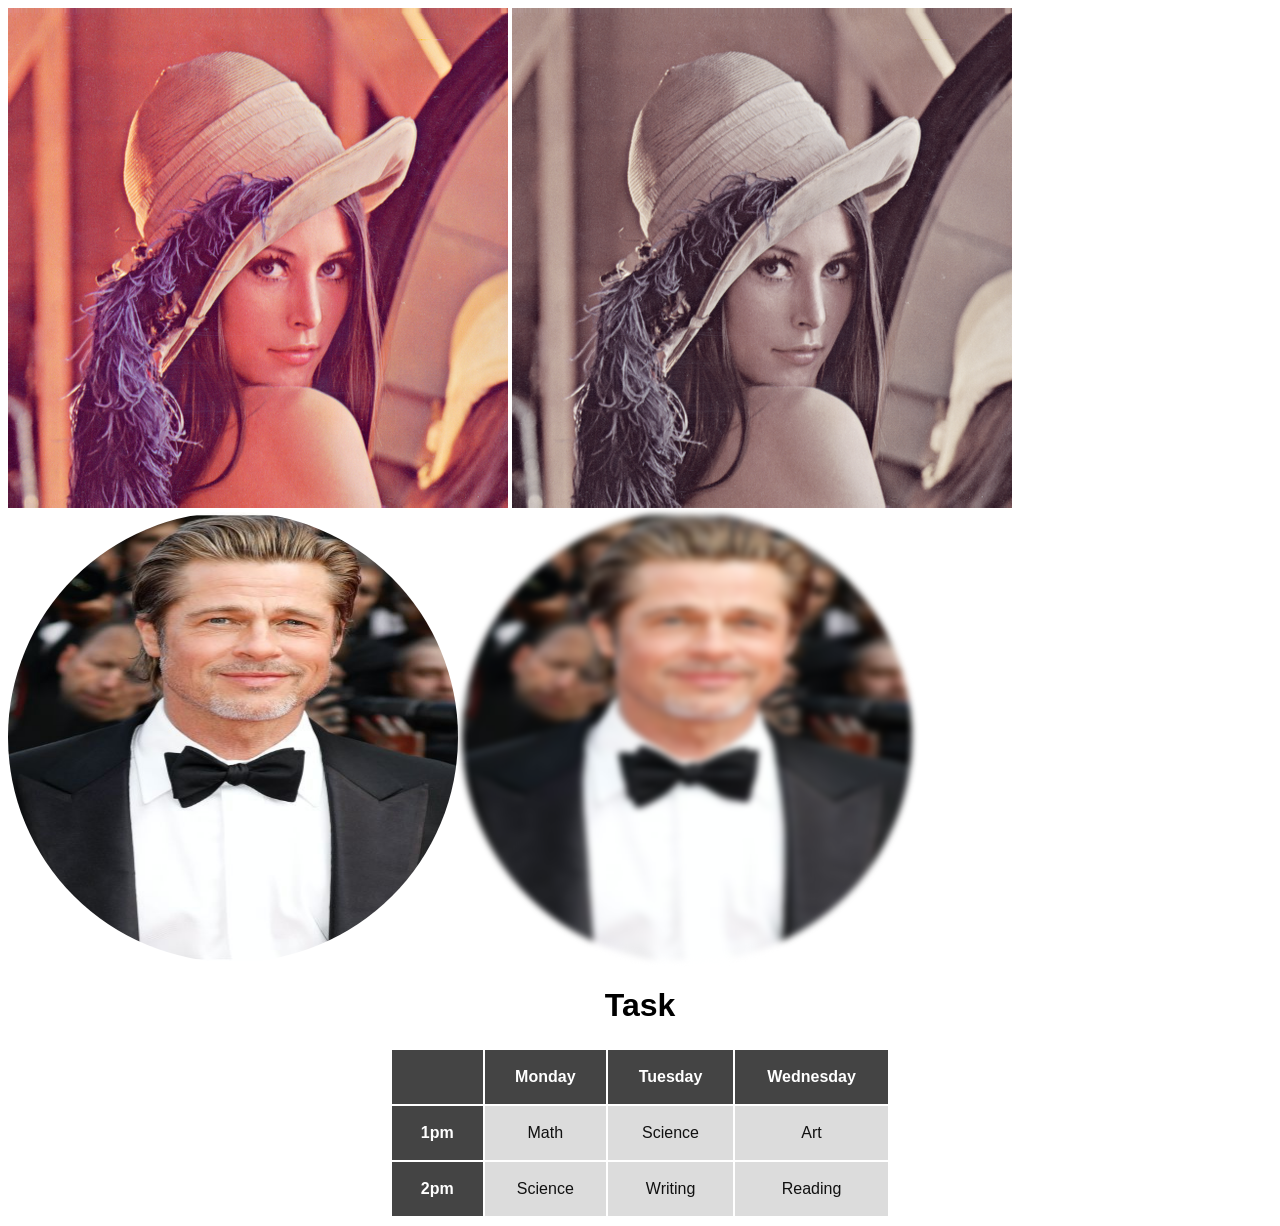
<file: 1019.html>
<html>
<head>
    
    <style>
        img.gray{
            filter: grayscale(70%);
        }
        .circle_img {
            img {
                border-radius: 50%;
                width: 450px; height: 450px;
            }
            img.blur{
            filter: blur(3px);
            }
        }
        /* 置中容器與大標題 */
        .container {
        text-align: center;
        font-family: Arial, sans-serif;
        }

        h1 {
        font-size: 32px;
        margin-bottom: 24px;
        }

        /* 表格樣式 */
        table {
        margin: 0 auto;
        border-collapse: collapse; /* 合併相鄰邊框 */
        width: 500px;
        }

        /* 通用儲存格樣式 */
        th, td {
        padding: 18px 24px;
        text-align: center;
        border: 2px solid #ffffff; /* 白色格線 */
        font-size: 16px;
        }

        /* 深灰色背景格（標題列與時間欄） */
        .dark-cell {
        background-color: #444444;
        color: #ffffff;
        font-weight: bold;
        }

        /* 淺灰色背景格（課目內容） */
        .light-cell {
        background-color: #dcdcdc;
        color: #111111;
        }/* 置中容器與大標題 */
        .container {
        text-align: center;
        font-family: Arial, sans-serif;
        }

        h1 {
        font-size: 32px;
        margin-bottom: 24px;
        }

        /* 表格樣式 */
        table {
        margin: 0 auto;
        border-collapse: collapse; /* 合併相鄰邊框 */
        width: 500px;
        }

        /* 通用儲存格樣式 */
        th, td {
        padding: 18px 24px;
        text-align: center;
        border: 2px solid #ffffff; /* 白色格線 */
        font-size: 16px;
        }

        /* 深灰色背景格（標題列與時間欄） */
        .dark-cell {
        background-color: #444444;
        color: #ffffff;
        font-weight: bold;
        }

        /* 淺灰色背景格（課目內容） */
        .light-cell {
        background-color: #dcdcdc;
        color: #111111;
        }
    </style>
</head>
<body>
    <img src="img/Lenna.png">
    <img src="img/Lenna.png" class="gray">
    <br>
    <div class="circle_img">
        <img src="img/brad.jpg">
        <img src="img/brad.jpg" class="blur">
    </div>
    <div class="container">
        <h1>Task</h1>
        <table>
            <!-- 第一列：標題 -->
            <tr>
            <th class="dark-cell"></th>
            <th class="dark-cell">Monday</th>
            <th class="dark-cell">Tuesday</th>
            <th class="dark-cell">Wednesday</th>
            </tr>
            <!-- 第二列：1pm -->
            <tr>
            <th class="dark-cell">1pm</th>
            <td class="light-cell">Math</td>
            <td class="light-cell">Science</td>
            <td class="light-cell">Art</td>
            </tr>
            <!-- 第三列：2pm -->
            <tr>
            <th class="dark-cell">2pm</th>
            <td class="light-cell">Science</td>
            <td class="light-cell">Writing</td>
            <td class="light-cell">Reading</td>
            </tr>
        </table>
        </div>
</body>
</html>
</file>
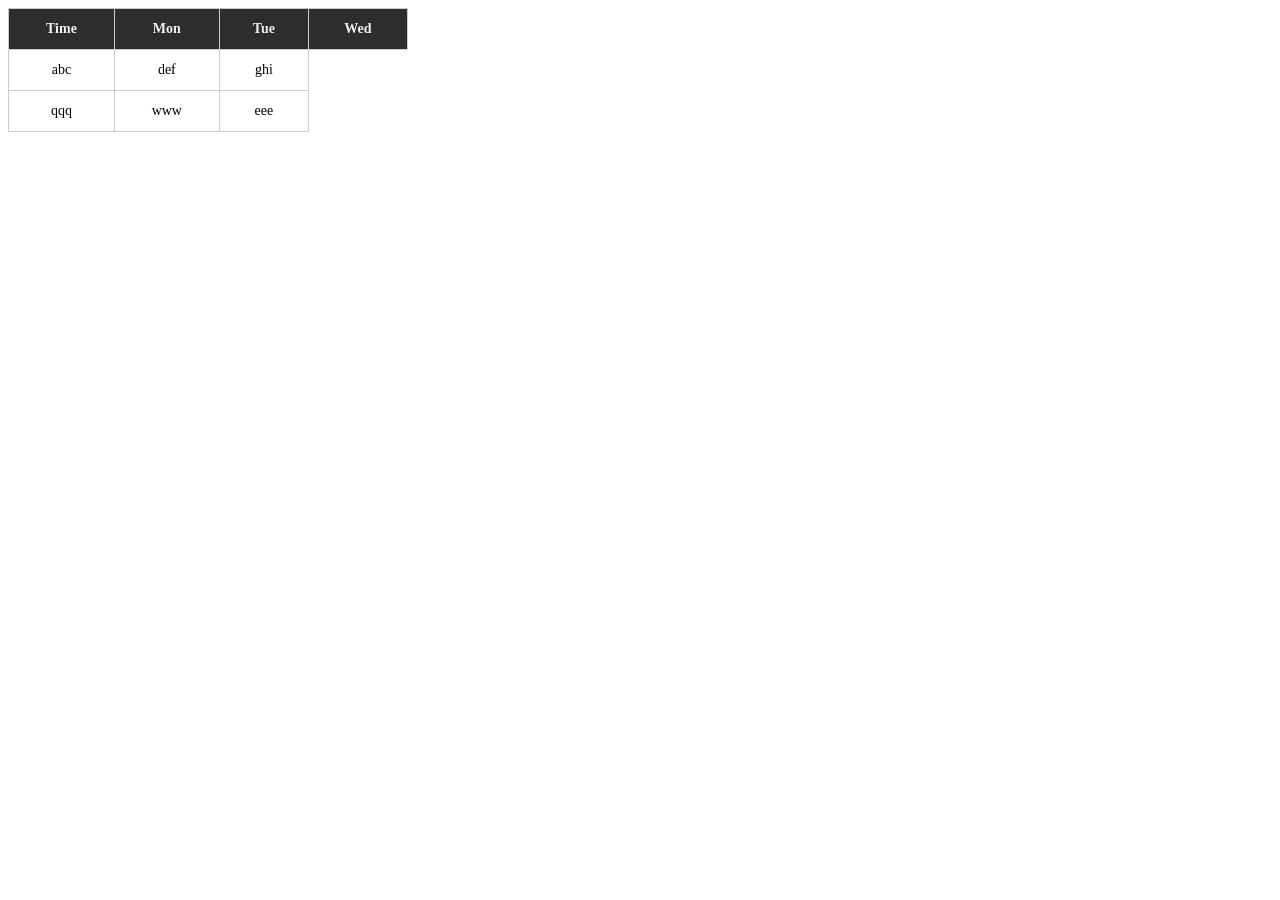
<file: 1021.html>
<html>
<head>
    <style>
        table {
            border-collapse: collapse;
            text-align: center;
        }
        th, td {
            border: 1px solid #ccc;
            padding: 12px;
            text-align: center;
            font-size: 14px;
        }
        td.timeCol th.timeCol{
            width: 20pt;
        }
        thead {
            color: #f3f0f0;
            background-color: rgb(45, 45, 45);
        }
    </style>
</head>
<body>
    <table width="400" cellpadding="10" cellspacing="10">
        <thead>
            <th class="timeCol">Time</td>
            <th>Mon</td>
            <th>Tue</td>
            <th>Wed</td>
        </thead>
        <tr>
            <td class="timeCol">abc</td>
            <td>def</td>
            <td>ghi</td>
        </tr>
        <tr>
            <td class="timeCol">qqq</td>
            <td>www</td>
            <td>eee</td>
        </tr>
    </table>
</body>
</html>
</file>
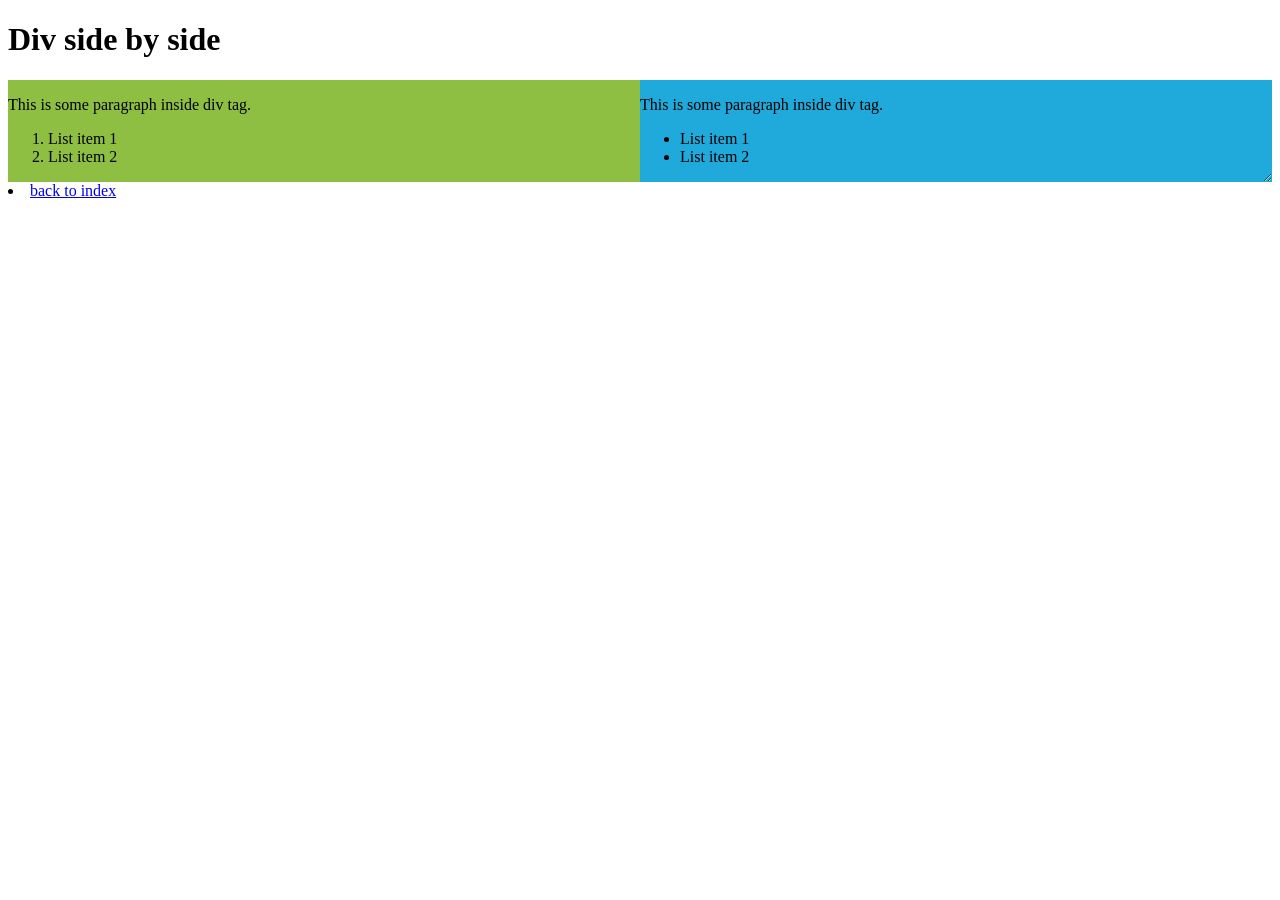
<file: news/0923.html>
<!DOCTYPE html>
<html>
<head>
    <style>
    div.content {
        background-color: lightblue;
        border: 3px;
        resize: both;
        overflow: auto;
    }

    div.blue {
        float: right;
        background-color: #1faadb;
        width: 50%;
    }

    div.green {
        float: left;
        background-color: #8ebf42;
        width: 50%;
    }
    </style>
</head>
<body>

    <h1>Div side by side</h1>

    <div class="content">
        <div class="blue">
            <p>This is some paragraph inside div tag.</p>
            <ul>
                <li>List item 1</li>
                <li>List item 2</li>
            </ul>
        </div>
        <div class="green">
            <p>This is some paragraph inside div tag.</p>
            <ol>
                <li>List item 1</li>
                <li>List item 2</li>
            </ol>
        </div>
    </div>
    <li><a href="../0930_2.html"> back to index</a></li>

</body>
</html>
</file>
<file: style.css>
:root {
            --bg-main: #fbf9f5;
            --bg-card: #ffffff;
            --text-main: #1f2022;
            --text-muted: #6e7075;
            --primary-dark: #202b24;      /* 表頭深墨綠 */
            --accent-terracotta: #a84838; /* 磚紅/粉橘焦點色 */
            --border-light: #eae6df;
            --font-serif: 'Cormorant Garamond', Georgia, serif;
            --font-sans: 'Plus Jakarta Sans', -apple-system, BlinkMacSystemFont, sans-serif;
            --container-width: 1080px;
        }

        * {
            box-sizing: border-box;
            margin: 0;
            padding: 0;
        }

        html {
            scroll-behavior: smooth;
        }

        body {
            font-family: var(--font-sans);
            background-color: var(--bg-main);
            color: var(--text-main);
            line-height: 1.6;
            -webkit-font-smoothing: antialiased;
        }

        /* 容器排版 */
        .page {
            max-width: var(--container-width);
            margin: 0 auto;
            padding: 0 24px;
        }

        /* 標題共用樣式 */
        .section-tag {
            font-size: 0.75rem;
            letter-spacing: 2.5px;
            text-transform: uppercase;
            font-weight: 600;
            color: var(--accent-terracotta);
            margin-bottom: 12px;
        }

        .section-title {
            font-family: var(--font-serif);
            font-size: clamp(2rem, 3.5vw, 2.75rem);
            font-weight: 500;
            line-height: 1.2;
            margin-bottom: 24px;
            color: var(--text-main);
            letter-spacing: -0.5px;
        }

        /* ================= 頂部導覽列 (Sticky Header) ================= */
        .topbar {
            position: sticky;
            top: 0;
            z-index: 1000;
            background-color: rgba(251, 249, 245, 0.92);
            backdrop-filter: blur(10px);
            -webkit-backdrop-filter: blur(10px);
            border-bottom: 1px solid var(--border-light);
            padding: 18px 0;
            transition: all 0.3s ease;
        }

        .topbar .page {
            display: flex;
            align-items: center;
            justify-content: space-between;
        }

        .brand {
            font-family: var(--font-serif);
            font-size: 1.5rem;
            font-weight: 600;
            letter-spacing: 3px;
            text-decoration: none;
            color: var(--text-main);
        }

        .nav {
            display: flex;
            list-style: none;
            gap: 12px;
        }

        .nav a {
            text-decoration: none;
            color: var(--text-muted);
            font-size: 0.85rem;
            font-weight: 500;
            letter-spacing: 0.5px;
            padding: 8px 16px;
            border-radius: 20px;
            transition: all 0.25s ease;
        }

        .nav a:hover {
            color: var(--text-main);
            background-color: #eee9e0;
        }

        /* ================= 主視覺 Hero 區塊 ================= */
        .hero {
            position: relative;
            height: 75vh;
            min-height: 520px;
            display: flex;
            align-items: center;
            background: linear-gradient(rgba(0, 0, 0, 0.45), rgba(0, 0, 0, 0.5)),
                        url("img/tokyo.jpg") center/cover no-repeat #1b1b1b;
            color: #ffffff;
        }

        .hero-content {
            width: 100%;
        }

        .hero .subtitle {
            font-size: 0.8rem;
            letter-spacing: 3px;
            text-transform: uppercase;
            font-weight: 500;
            opacity: 0.9;
            margin-bottom: 20px;
        }

        .hero .title {
            font-family: var(--font-serif);
            font-size: clamp(3rem, 6vw, 4.8rem);
            line-height: 1.05;
            margin-bottom: 24px;
            font-weight: 400;
        }

        .hero .desc {
            max-width: 440px;
            font-size: 1rem;
            line-height: 1.7;
            opacity: 0.85;
            font-weight: 400;
        }

        /* ================= 區塊一：街區圖文 (Split Content) ================= */
        .section-neighborhoods {
            padding: 100px 0;
            border-bottom: 1px solid var(--border-light);
        }

        .split-content {
            display: grid;
            grid-template-columns: 1fr 1fr;
            gap: 56px;
            align-items: center;
        }

        .col-image {
            overflow: hidden;
            border-radius: 8px;
            box-shadow: 0 16px 32px rgba(0,0,0,0.06);
        }

        .col-image img {
            width: 100%;
            height: 480px;
            object-fit: cover;
            display: block;
            transition: transform 0.6s ease;
        }

        .col-image:hover img {
            transform: scale(1.03);
        }

        .col-text {
            font-size: 0.95rem;
            color: #4f5155;
            line-height: 1.8;
        }

        .col-text .sub-heading {
            font-size: 0.8rem;
            letter-spacing: 2px;
            text-transform: uppercase;
            color: var(--primary-dark);
            margin-bottom: 16px;
            font-weight: 600;
        }

        .col-text p {
            margin-bottom: 18px;
        }

        /* ================= 區塊二：照片畫廊 (Gallery Grid) ================= */
        .section-gallery {
            padding: 100px 0;
            border-bottom: 1px solid var(--border-light);
        }

        .gallery-header {
            display: flex;
            justify-content: space-between;
            align-items: flex-end;
            margin-bottom: 40px;
        }

        .gallery-tip {
            font-size: 0.85rem;
            color: var(--text-muted);
            max-width: 260px;
            line-height: 1.5;
        }

        .gallery-grid {
            display: grid;
            grid-template-columns: repeat(3, 1fr);
            gap: 24px;
        }

        /* 畫廊卡片與懸停浮層（解決原本 caption 提示的效果） */
        .gallery-item {
            position: relative;
            border-radius: 8px;
            overflow: hidden;
            box-shadow: 0 10px 24px rgba(0, 0, 0, 0.05);
            background: #111;
        }

        .gallery-item img {
            width: 100%;
            height: 420px;
            object-fit: cover;
            display: block;
            transition: transform 0.5s ease, opacity 0.5s ease;
        }

        .gallery-overlay {
            position: absolute;
            inset: 0;
            background: linear-gradient(to top, rgba(0, 0, 0, 0.85) 0%, rgba(0, 0, 0, 0.1) 70%);
            display: flex;
            flex-direction: column;
            justify-content: flex-end;
            padding: 24px;
            color: #ffffff;
            opacity: 0;
            transition: opacity 0.4s ease;
        }

        .gallery-overlay h4 {
            font-family: var(--font-serif);
            font-size: 1.4rem;
            font-weight: 500;
            margin-bottom: 6px;
        }

        .gallery-overlay p {
            font-size: 0.8rem;
            opacity: 0.8;
            line-height: 1.5;
        }

        .gallery-item:hover img {
            transform: scale(1.05);
            opacity: 0.85;
        }

        .gallery-item:hover .gallery-overlay {
            opacity: 1;
        }

        .caption-note {
            font-size: 0.8rem;
            color: var(--text-muted);
            margin-top: 20px;
            text-align: right;
            font-style: italic;
        }

        /* ================= 區塊三：行程與預算表格 (Planner) ================= */
        .section-planner {
            padding: 100px 0 120px 0;
        }

        .planner-desc {
            font-size: 0.95rem;
            color: var(--text-muted);
            margin-bottom: 36px;
        }

        .table-card {
            background-color: var(--bg-card);
            border-radius: 8px;
            box-shadow: 0 8px 24px rgba(0, 0, 0, 0.04);
            overflow: hidden;
            border: 1px solid var(--border-light);
            margin-bottom: 64px;
        }

        .custom-table {
            width: 100%;
            border-collapse: collapse;
            font-size: 0.9rem;
            text-align: left;
        }

        .custom-table th {
            background-color: var(--primary-dark);
            color: #ffffff;
            font-weight: 500;
            padding: 16px 24px;
            font-size: 0.82rem;
            letter-spacing: 1px;
            text-transform: uppercase;
        }

        .custom-table td {
            padding: 18px 24px;
            border-bottom: 1px solid #f2efea;
            color: #333;
        }

        /* 標題欄微灰底色 */
        .custom-table td.col-highlight {
            background-color: #ebe7de;
            font-weight: 600;
            color: var(--primary-dark);
            width: 22%;
        }

        /* 交替橫紋 */
        .custom-table tr:nth-child(even) td:not(.col-highlight) {
            background-color: #faf8f5;
        }

        /* DisneySea 跨欄焦點標記 */
        .disney-cell {
            background-color: #f7ede7 !important;
            color: var(--accent-terracotta);
            text-align: center;
            font-weight: 600;
            letter-spacing: 0.5px;
        }

        .text-right {
            text-align: right;
        }

        /* ================= 頁尾 (Footer) ================= */
        .footer {
            background-color: var(--primary-dark);
            color: #ffffff;
            padding: 60px 0 40px 0;
        }

        .footer-content {
            display: flex;
            justify-content: space-between;
            align-items: center;
            padding-bottom: 40px;
            border-bottom: 1px solid rgba(255, 255, 255, 0.12);
        }

        .footer-brand {
            font-family: var(--font-serif);
            font-size: 1.8rem;
            letter-spacing: 3px;
        }

        .footer-links {
            display: flex;
            gap: 24px;
            list-style: none;
        }

        .footer-links a {
            color: rgba(255, 255, 255, 0.7);
            text-decoration: none;
            font-size: 0.85rem;
            transition: color 0.2s ease;
        }

        .footer-links a:hover {
            color: #ffffff;
        }

        .footer-bottom {
            padding-top: 24px;
            display: flex;
            justify-content: space-between;
            font-size: 0.75rem;
            color: rgba(255, 255, 255, 0.4);
        }

        /* ================= RWD 響應式適配 ================= */
        @media (max-width: 860px) {
            .split-content {
                grid-template-columns: 1fr;
                gap: 36px;
            }

            .col-image img {
                height: 360px;
            }

            .gallery-grid {
                grid-template-columns: 1fr;
            }

            .gallery-header {
                flex-direction: column;
                align-items: flex-start;
                gap: 12px;
            }

            .footer-content {
                flex-direction: column;
                align-items: flex-start;
                gap: 24px;
            }

            .table-card {
                overflow-x: auto;
            }

            .custom-table {
                min-width: 540px;
            }
        }
</file>
